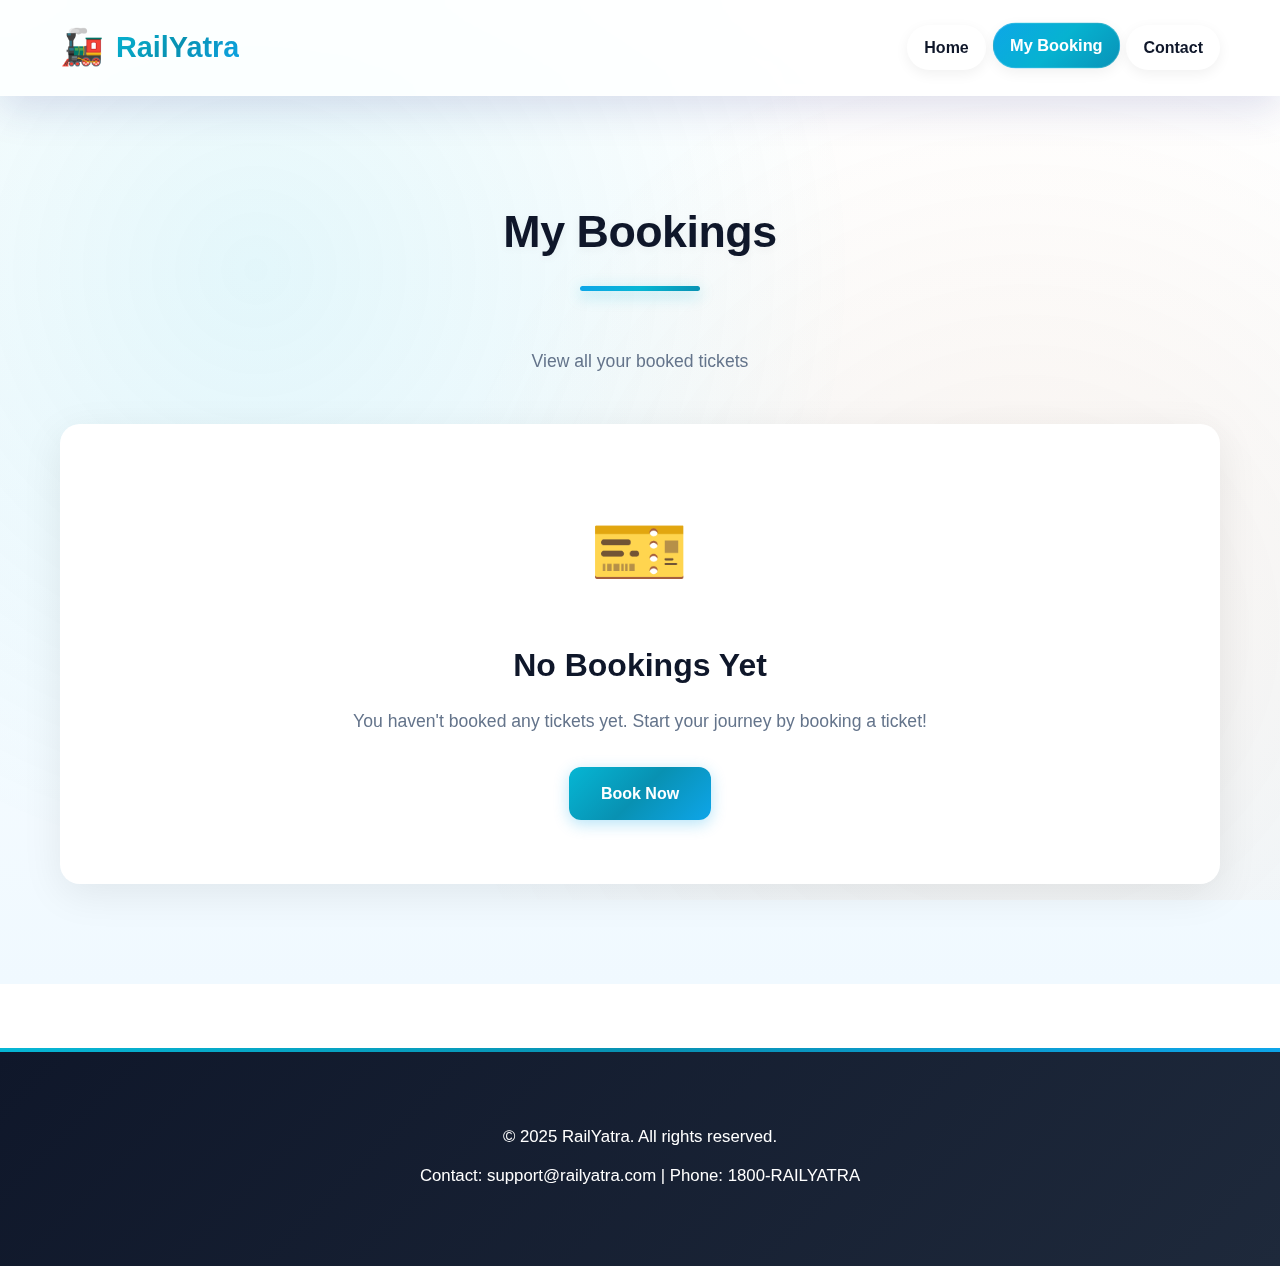
<file: my-bookings.html>
<!DOCTYPE html>
<html lang="en">
<head>
    <meta charset="UTF-8">
    <meta name="viewport" content="width=device-width, initial-scale=1.0">
    <title>My Bookings - RailYatra</title>
    <link rel="stylesheet" href="style.css">
</head>
<body>
    <!-- Navigation Bar -->
    <nav class="navbar">
        <div class="nav-container">
            <div class="logo">
                <span class="train-icon">🚂</span>
                <h1>RailYatra</h1>
            </div>
            <ul class="nav-menu">
                <li><a href="index.html" class="nav-link">Home</a></li>
                <li><a href="my-bookings.html" class="nav-link active">My Booking</a></li>
                <li><a href="index.html#contact" class="nav-link">Contact</a></li>
            </ul>
        </div>
    </nav>

    <!-- My Bookings Section -->
    <section class="my-bookings-section">
        <div class="container">
            <div class="bookings-header">
                <h2 class="section-title">My Bookings</h2>
                <p class="bookings-subtitle">View all your booked tickets</p>
            </div>

            <div id="bookingsContainer" class="bookings-container">
                <!-- Booked tickets will be displayed here -->
            </div>

            <div id="noBookingsMessage" class="no-bookings-message" style="display:none;">
                <div class="no-bookings-icon">🎫</div>
                <h3>No Bookings Yet</h3>
                <p>You haven't booked any tickets yet. Start your journey by booking a ticket!</p>
                <a href="index.html#booking" class="book-now-link">Book Now</a>
            </div>
        </div>
    </section>

    <!-- Footer -->
    <footer class="footer">
        <div class="container">
            <p>&copy; 2025 RailYatra. All rights reserved.</p>
            <p>Contact: support@railyatra.com | Phone: 1800-RAILYATRA</p>
        </div>
    </footer>

    <script src="script.js"></script>
    <script>
        // Display all booked tickets
        function displayBookedTickets() {
            const tickets = getBookedTickets();
            const container = document.getElementById('bookingsContainer');
            const noBookingsMessage = document.getElementById('noBookingsMessage');

            if (tickets.length === 0) {
                container.style.display = 'none';
                noBookingsMessage.style.display = 'block';
                return;
            }

            container.style.display = 'block';
            noBookingsMessage.style.display = 'none';
            container.innerHTML = '';

            // Sort tickets by booking date (newest first)
            tickets.sort((a, b) => new Date(b.bookingDate) - new Date(a.bookingDate));

            tickets.forEach((ticket, index) => {
                const bookingCard = document.createElement('div');
                bookingCard.className = 'booking-card';
                bookingCard.style.animationDelay = (index * 0.1) + 's';
                
                const bookingDate = new Date(ticket.bookingDate);
                const formattedDate = bookingDate.toLocaleDateString('en-US', {
                    year: 'numeric',
                    month: 'long',
                    day: 'numeric',
                    hour: '2-digit',
                    minute: '2-digit'
                });

                bookingCard.innerHTML = `
                    <div class="booking-card-header">
                        <div class="booking-ticket-number">
                            <span class="ticket-label">Ticket No:</span>
                            <span class="ticket-number-value">${ticket.ticketNumber}</span>
                        </div>
                        <div class="booking-date">
                            <span class="date-label">Booked on:</span>
                            <span class="date-value">${formattedDate}</span>
                        </div>
                    </div>

                    <div class="booking-card-body">
                        <div class="booking-route">
                            <div class="route-station">
                                <span class="route-label">FROM</span>
                                <span class="route-name">${ticket.from}</span>
                            </div>
                            <span class="route-arrow">→</span>
                            <div class="route-station">
                                <span class="route-label">TO</span>
                                <span class="route-name">${ticket.to}</span>
                            </div>
                        </div>

                        <div class="booking-details-grid">
                            <div class="booking-detail-item">
                                <span class="detail-label">Train:</span>
                                <span class="detail-value">${ticket.trainName}</span>
                            </div>
                            <div class="booking-detail-item">
                                <span class="detail-label">Train No:</span>
                                <span class="detail-value">${ticket.trainNo}</span>
                            </div>
                            <div class="booking-detail-item">
                                <span class="detail-label">Passenger:</span>
                                <span class="detail-value">${ticket.passengerName}</span>
                            </div>
                            <div class="booking-detail-item">
                                <span class="detail-label">Age:</span>
                                <span class="detail-value">${ticket.age} years</span>
                            </div>
                            <div class="booking-detail-item">
                                <span class="detail-label">Class:</span>
                                <span class="detail-value">${ticket.classType}</span>
                            </div>
                            <div class="booking-detail-item">
                                <span class="detail-label">Seats:</span>
                                <span class="detail-value">${ticket.numSeats}</span>
                            </div>
                            <div class="booking-detail-item">
                                <span class="detail-label">Payment:</span>
                                <span class="detail-value">${ticket.paymentMethod}</span>
                            </div>
                            <div class="booking-detail-item">
                                <span class="detail-label">Amount:</span>
                                <span class="detail-value price-value">₹${ticket.price}</span>
                            </div>
                        </div>
                    </div>

                    <div class="booking-card-footer">
                        <button class="view-ticket-btn" onclick="viewTicketDetails('${ticket.ticketNumber}')">View Details</button>
                        <button class="download-ticket-btn" onclick="downloadTicketFromBooking('${ticket.ticketNumber}')">Download</button>
                        <button class="cancel-ticket-btn" onclick="cancelBooking('${ticket.ticketNumber}')">Cancel</button>
                    </div>
                `;
                container.appendChild(bookingCard);
            });
        }

        // View ticket details
        function viewTicketDetails(ticketNumber) {
            const tickets = getBookedTickets();
            const ticket = tickets.find(t => t.ticketNumber === ticketNumber);
            
            if (ticket) {
                // Store ticket in sessionStorage and redirect to view page
                sessionStorage.setItem('viewTicket', JSON.stringify(ticket));
                window.location.href = 'view-ticket.html';
            }
        }

        // Download ticket
        function downloadTicketFromBooking(ticketNumber) {
            const tickets = getBookedTickets();
            const ticket = tickets.find(t => t.ticketNumber === ticketNumber);
            
            if (ticket) {
                const ticketContent = `
═══════════════════════════════════════════════════════════════
                    RAILWAY BOOKING TICKET
═══════════════════════════════════════════════════════════════

${ticket.ticketNumber}

───────────────────────────────────────────────────────────────
PASSENGER DETAILS
───────────────────────────────────────────────────────────────
Name:       ${ticket.passengerName}
Age:        ${ticket.age} years
Gender:     ${ticket.gender}
Email:      ${ticket.email}
Phone:      ${ticket.phone}

───────────────────────────────────────────────────────────────
JOURNEY DETAILS
───────────────────────────────────────────────────────────────
From:           ${ticket.from}
To:             ${ticket.to}
Train:          ${ticket.trainName}
Train Number:   ${ticket.trainNo}
Class:          ${ticket.classType}
Seats:          ${ticket.numSeats}

───────────────────────────────────────────────────────────────
FARE DETAILS
───────────────────────────────────────────────────────────────
Ticket Price:   ₹${ticket.price}
Payment Method: ${ticket.paymentMethod}

───────────────────────────────────────────────────────────────
Thank you for booking with us!
Please carry this confirmation during your journey.
═══════════════════════════════════════════════════════════════
                `;

                const element = document.createElement('a');
                element.setAttribute('href', 'data:text/plain;charset=utf-8,' + encodeURIComponent(ticketContent));
                element.setAttribute('download', `railway-ticket-${ticketNumber}.txt`);
                element.style.display = 'none';
                document.body.appendChild(element);
                element.click();
                document.body.removeChild(element);
            }
        }

        // Initialize page
        document.addEventListener('DOMContentLoaded', function() {
            displayBookedTickets();
        });
    </script>
</body>
</html>
</file>
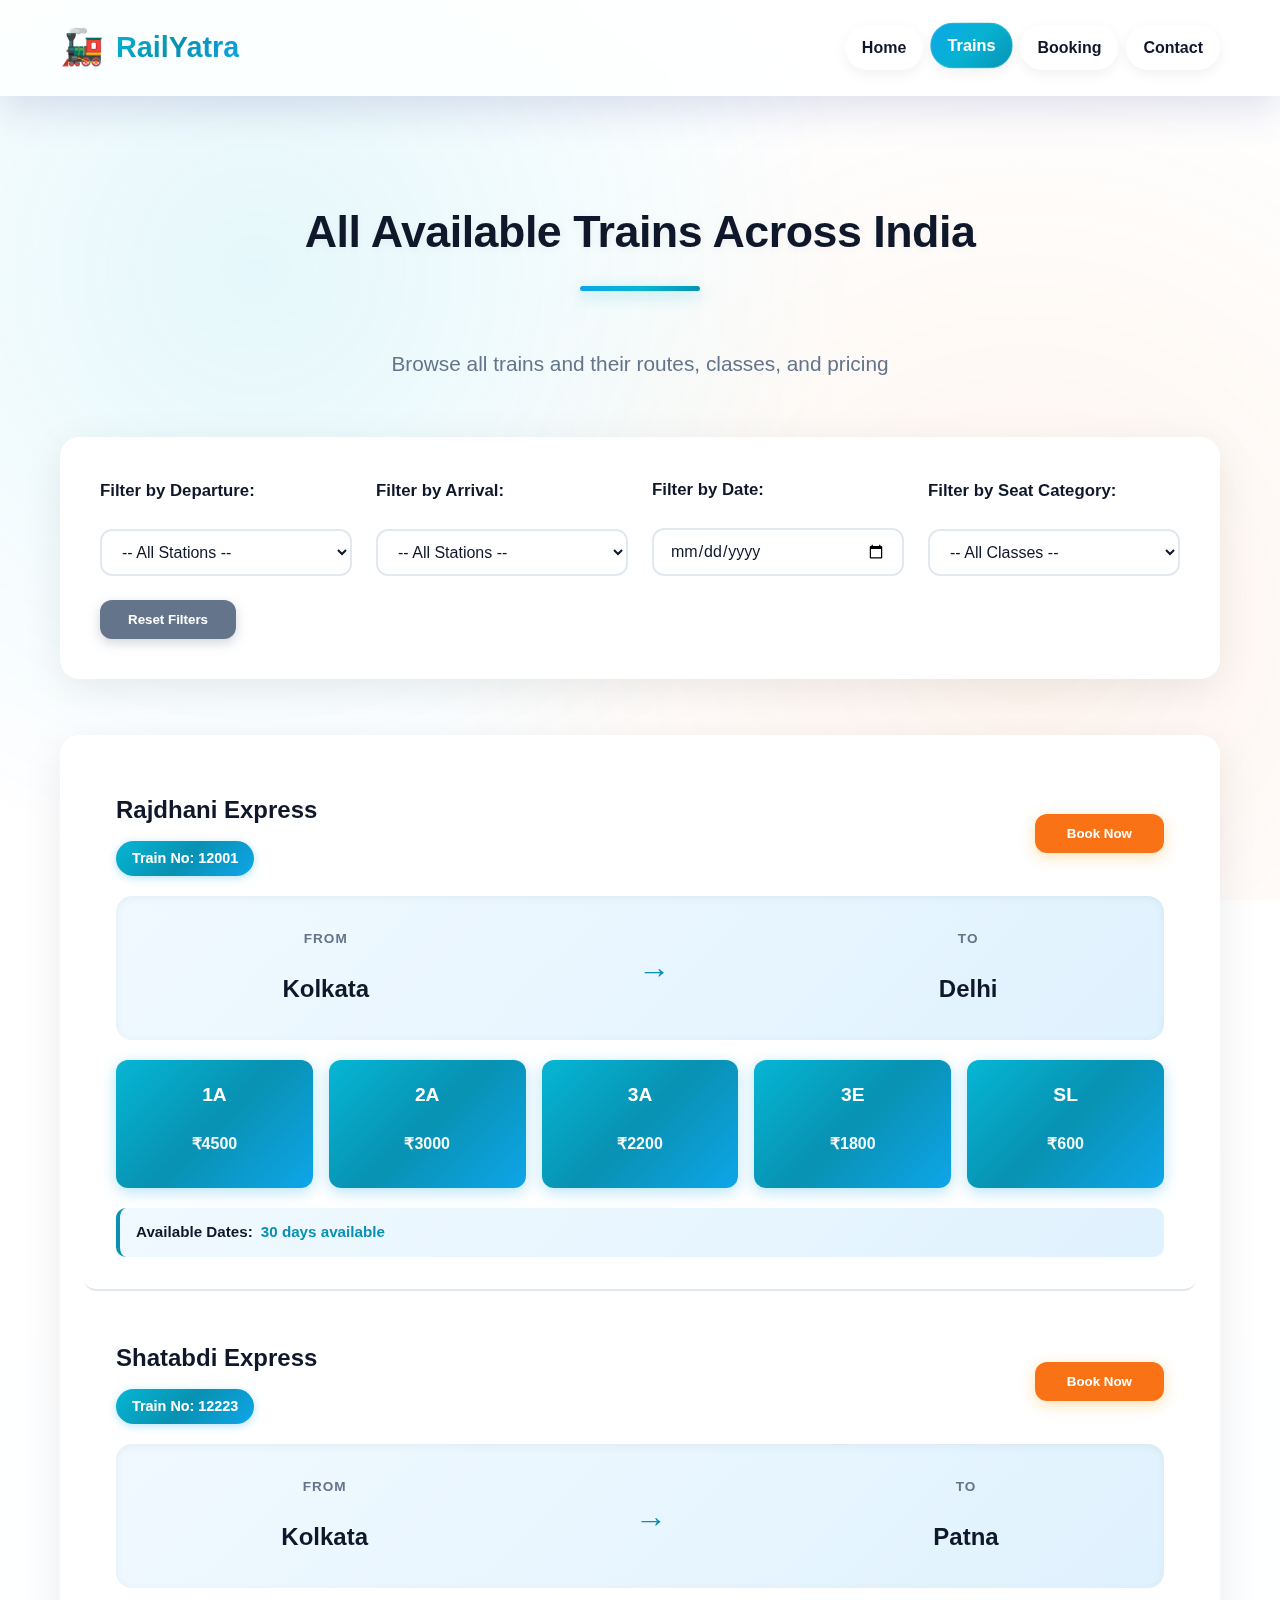
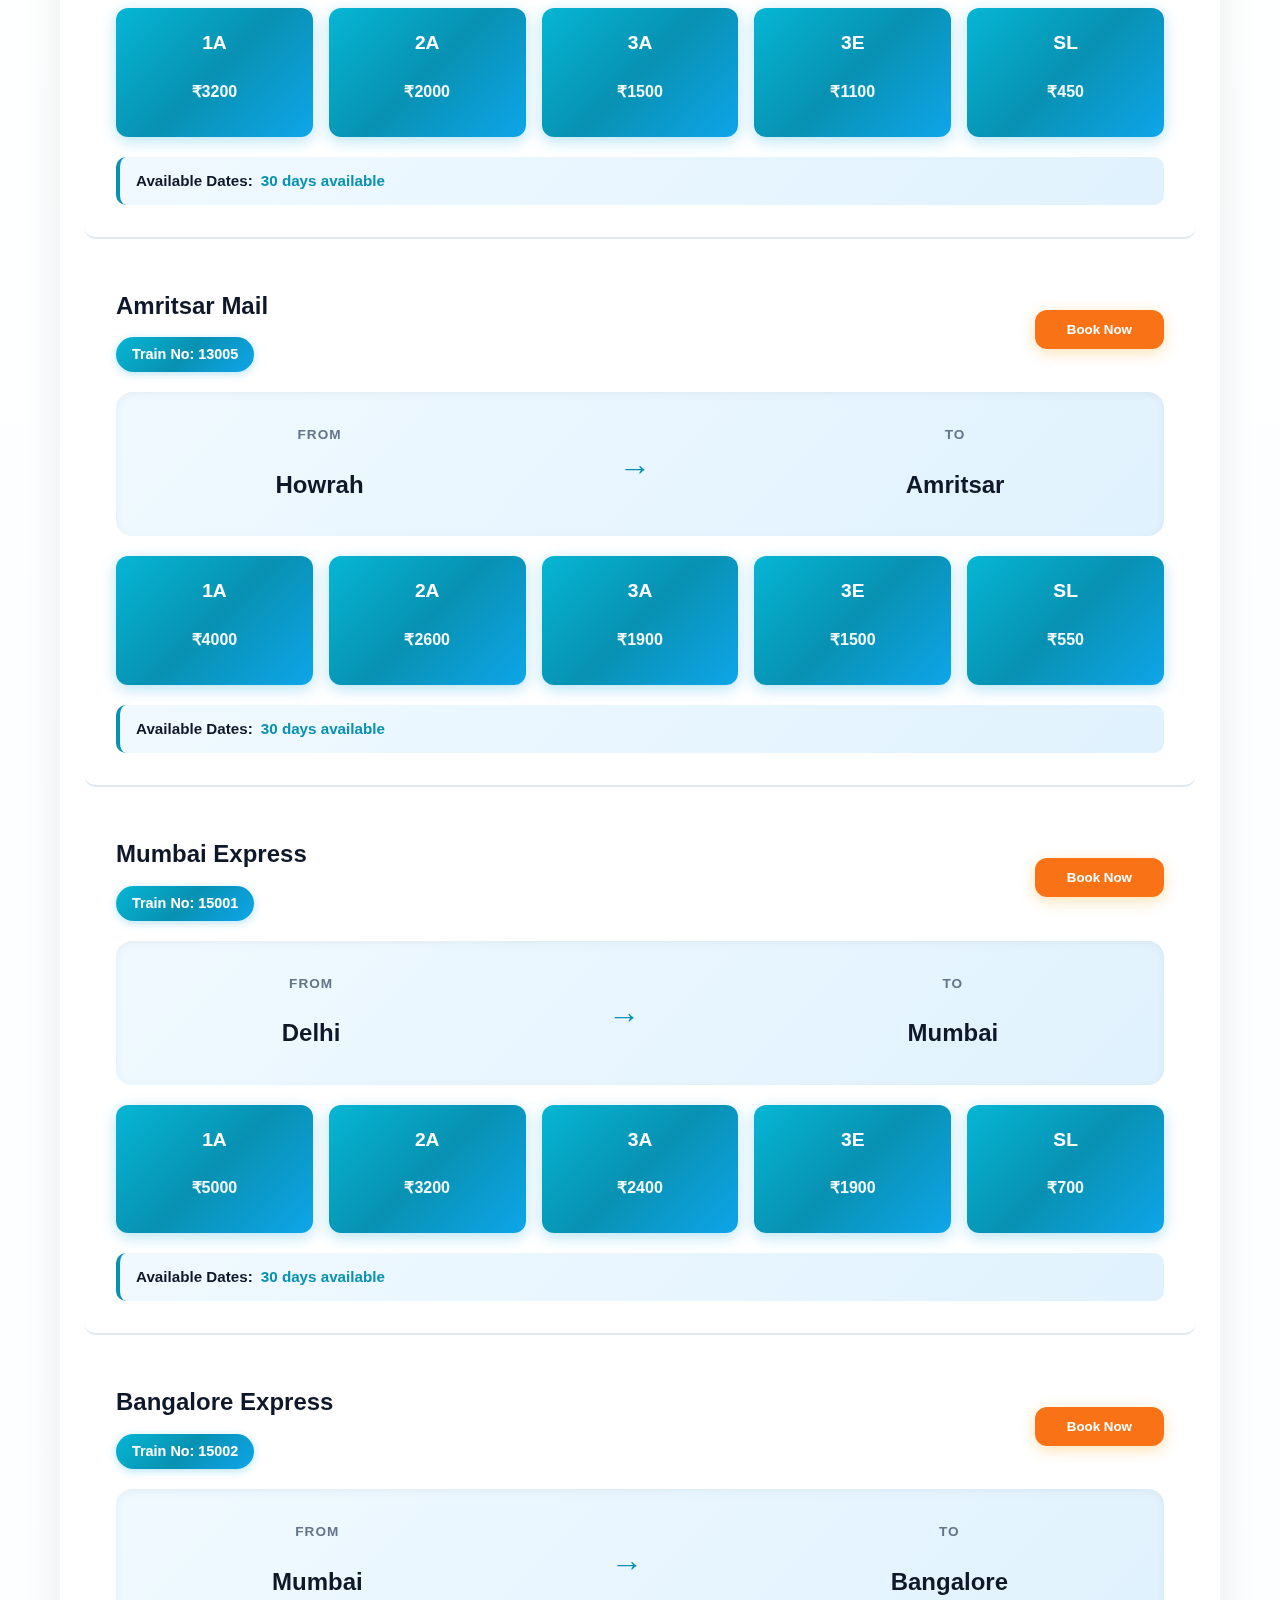
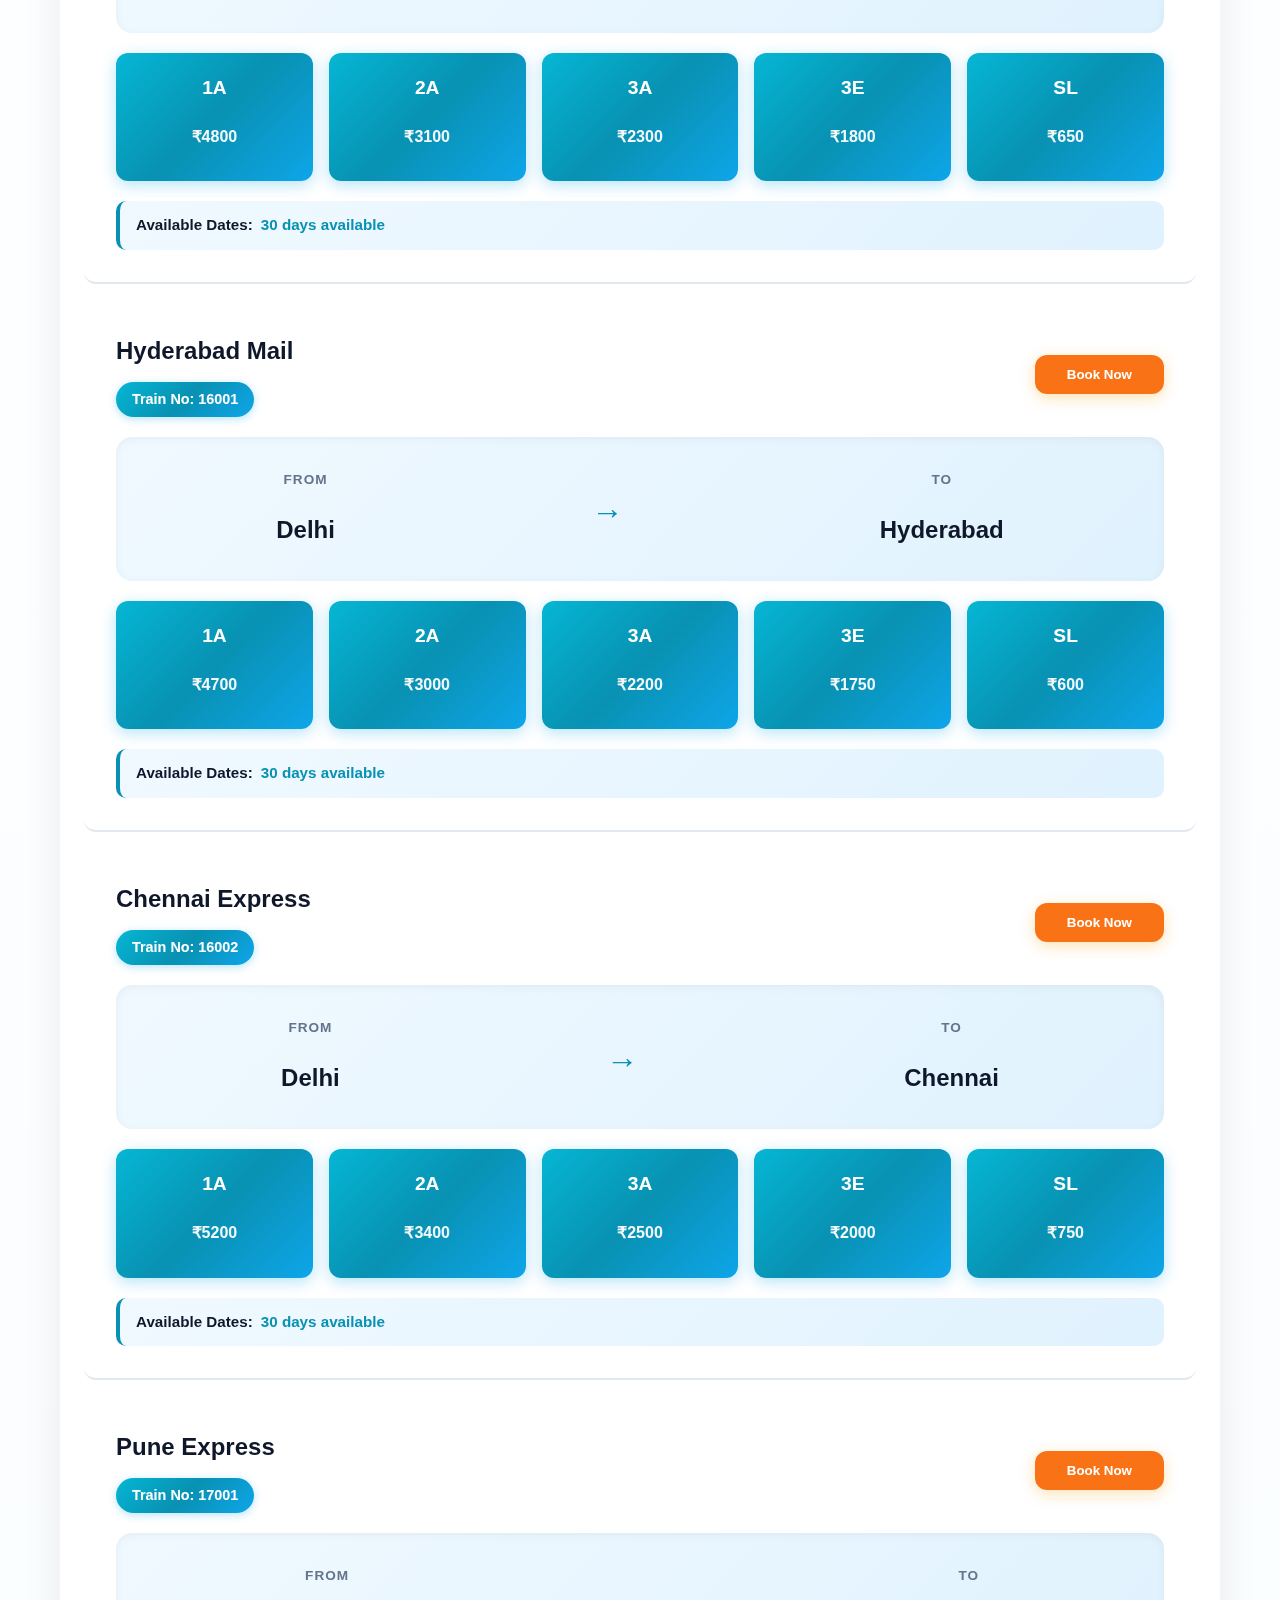
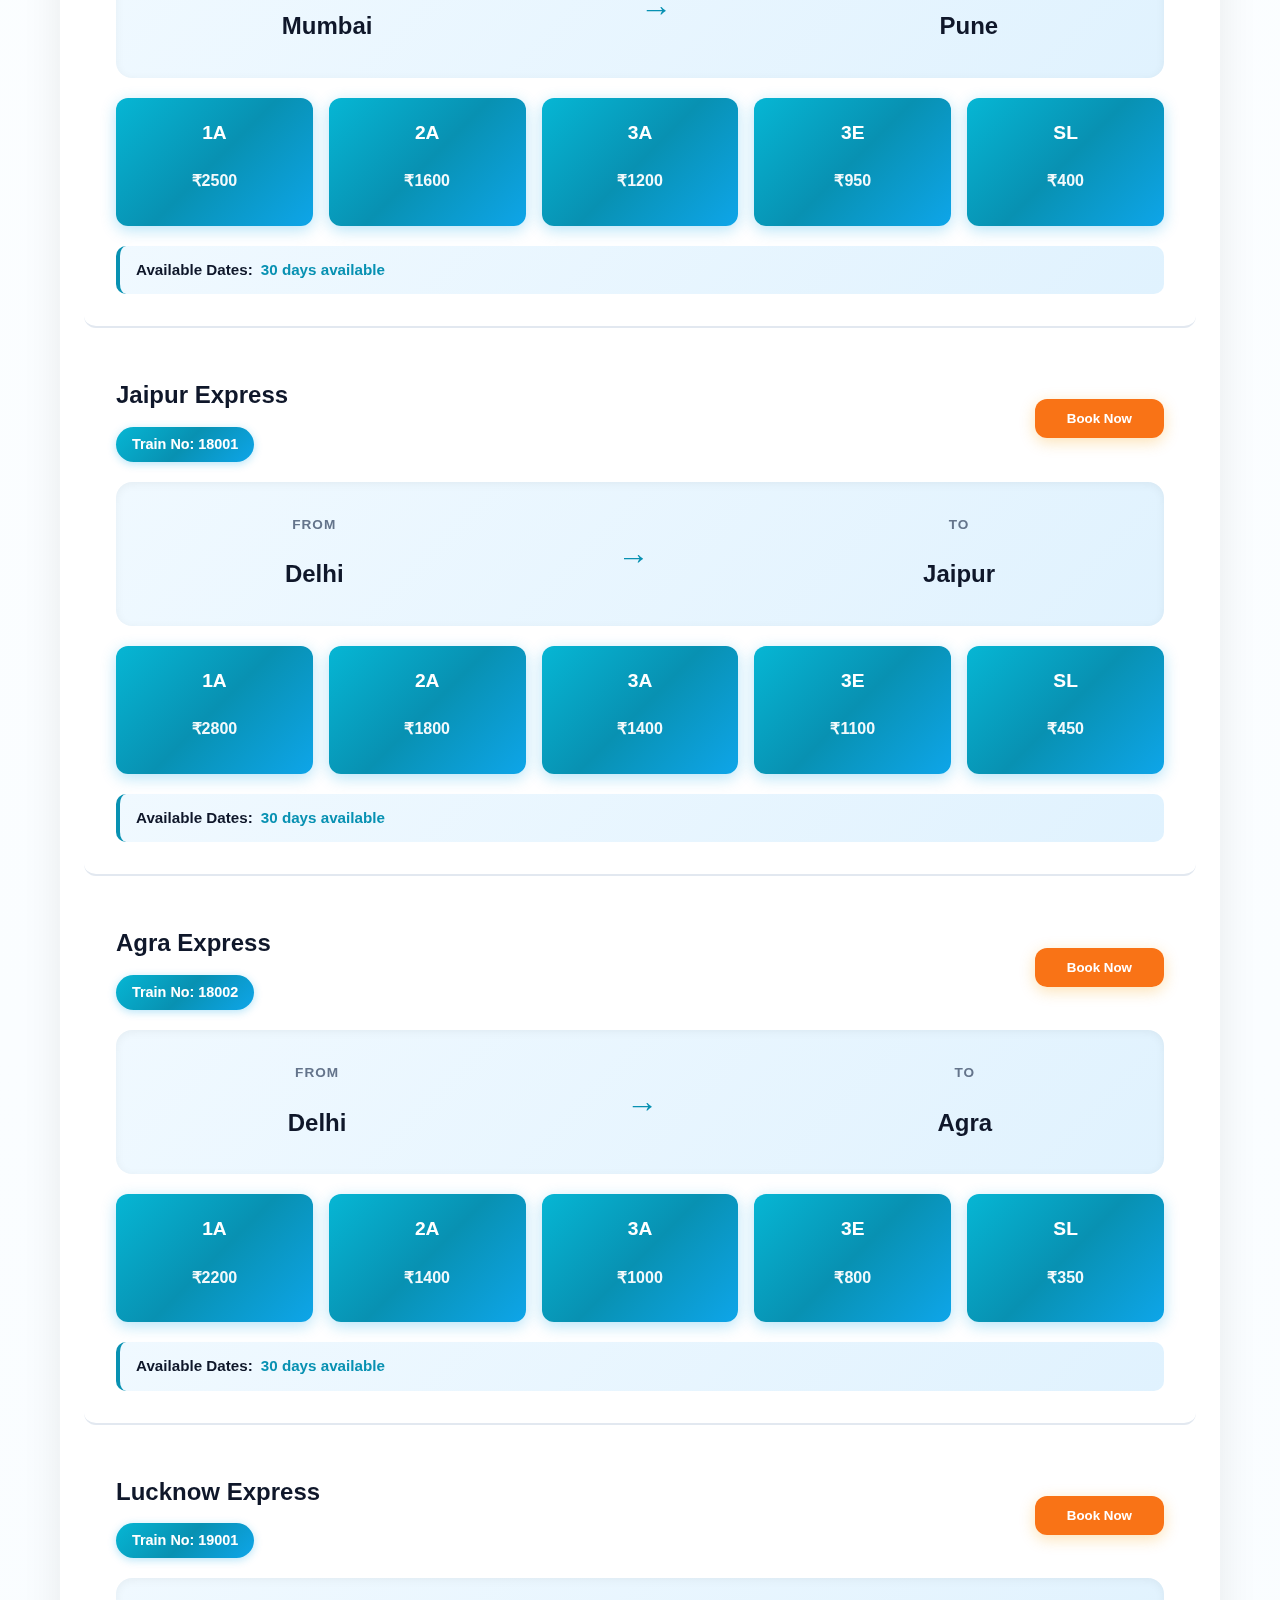
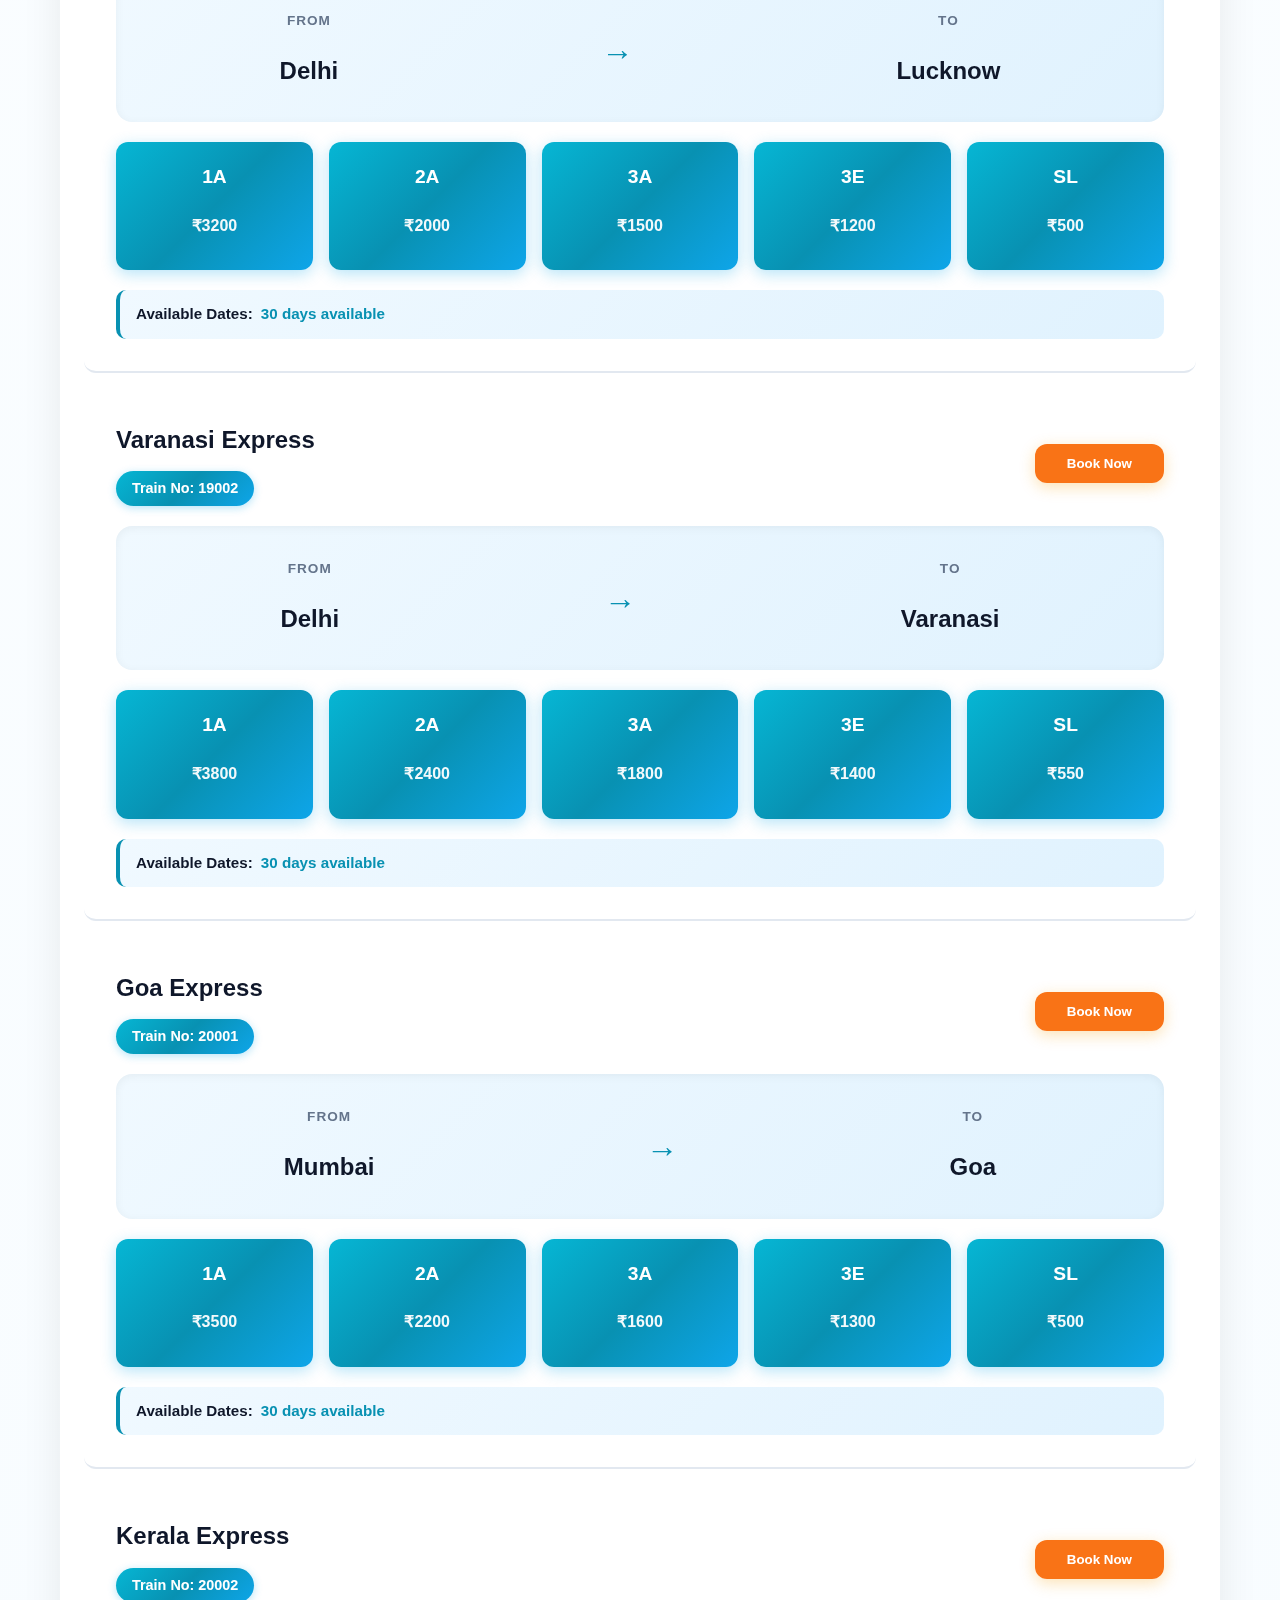
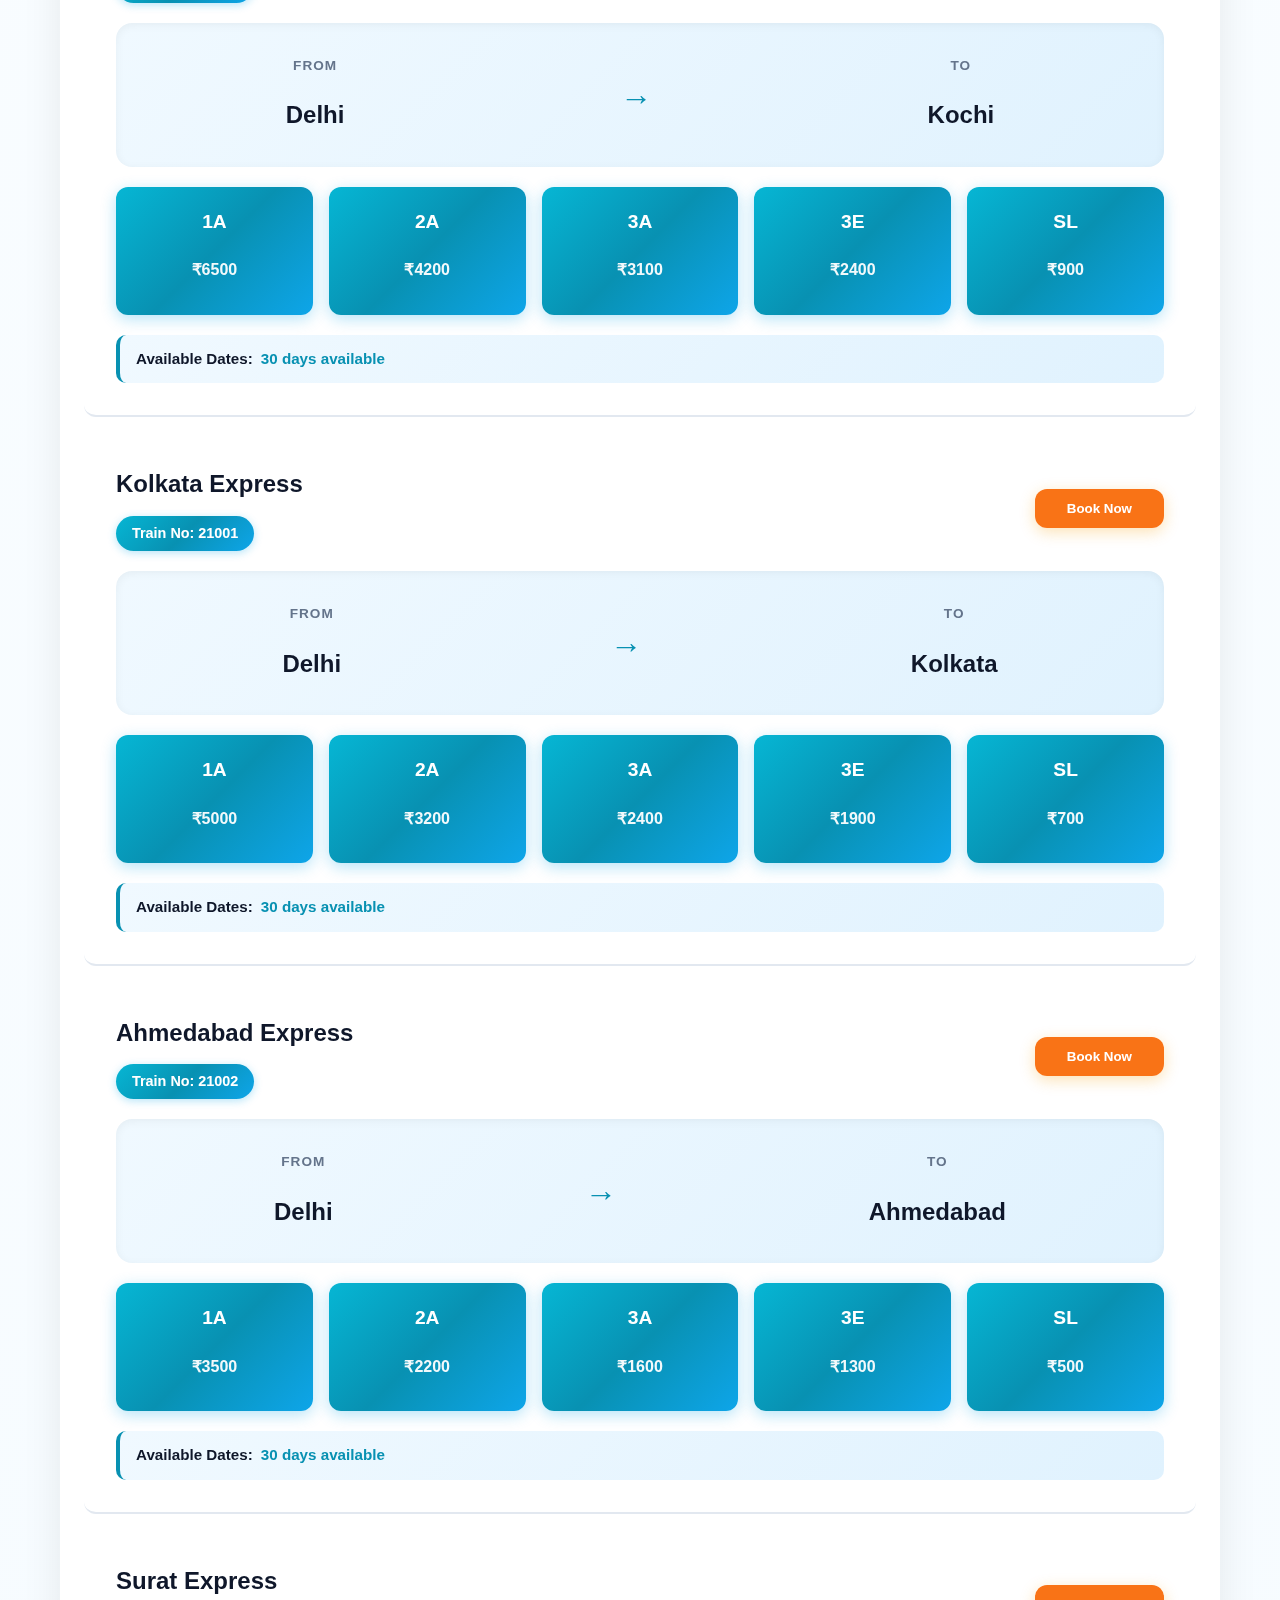
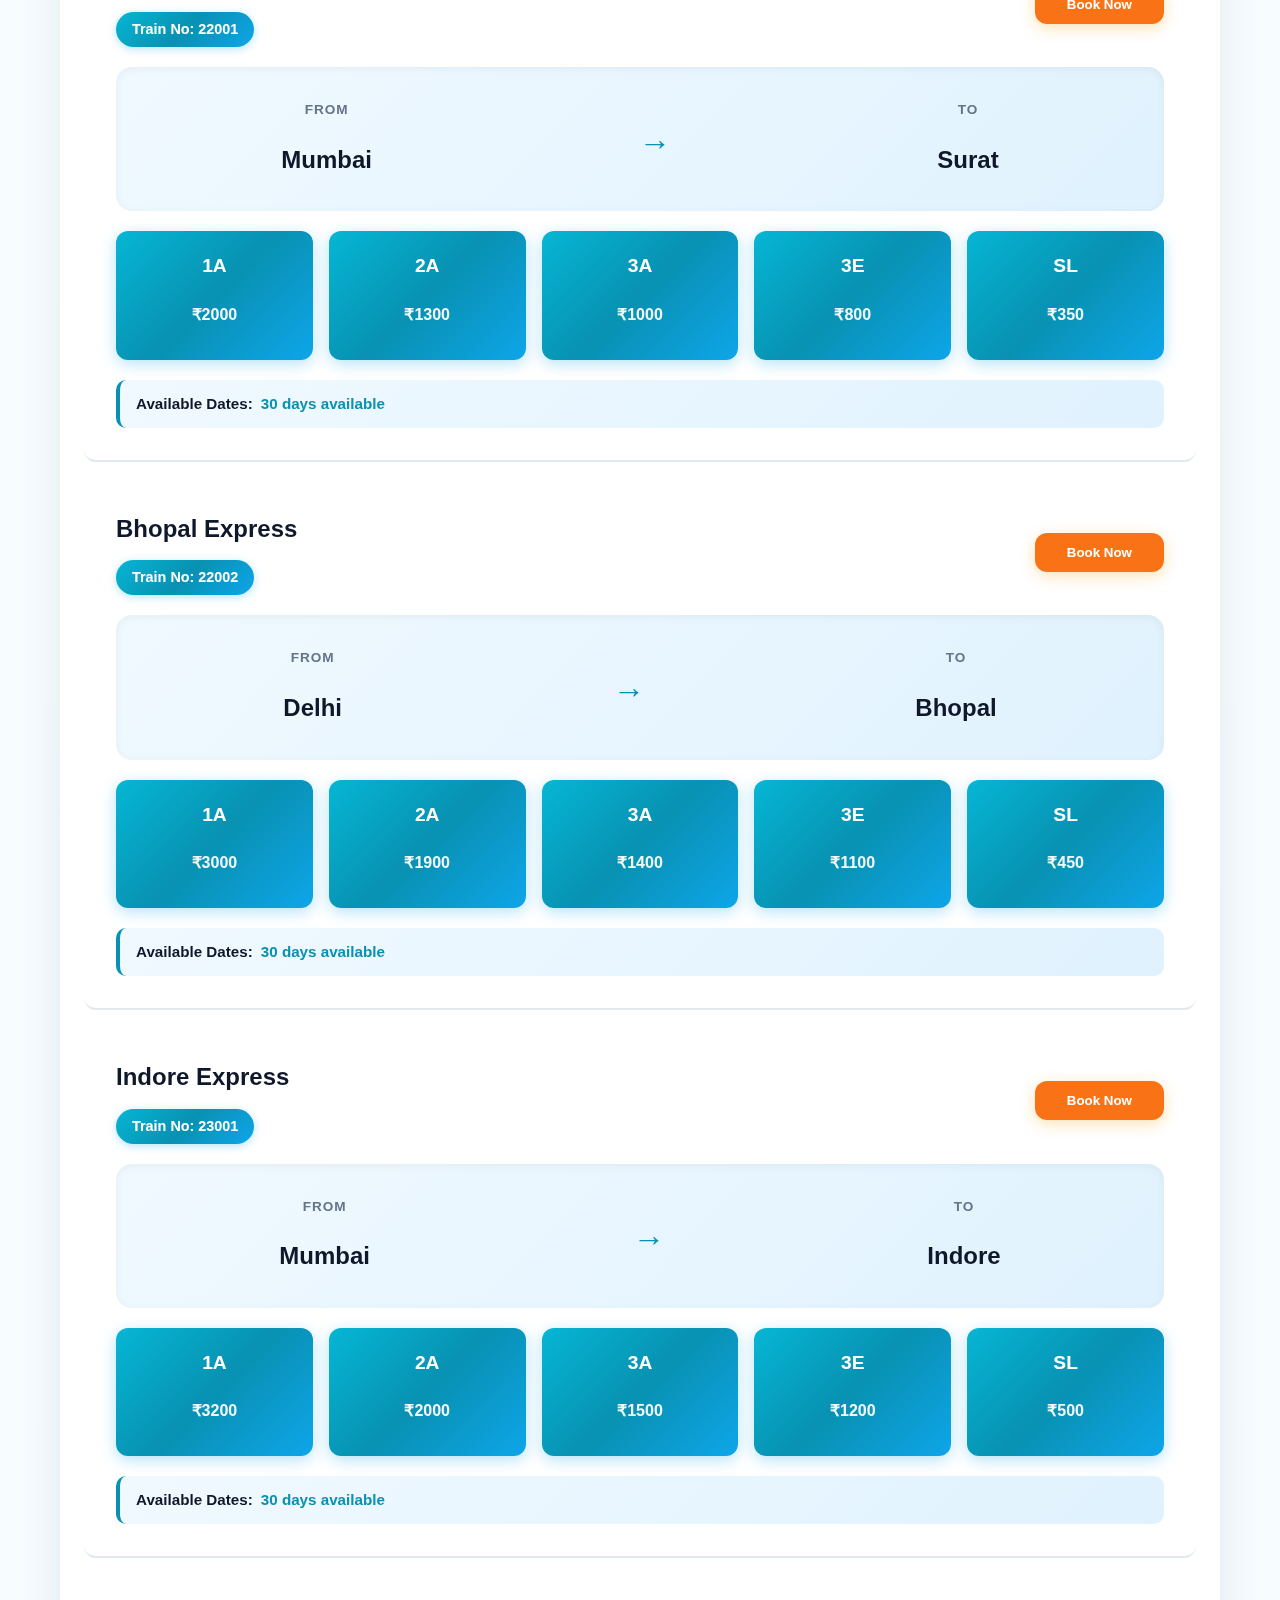
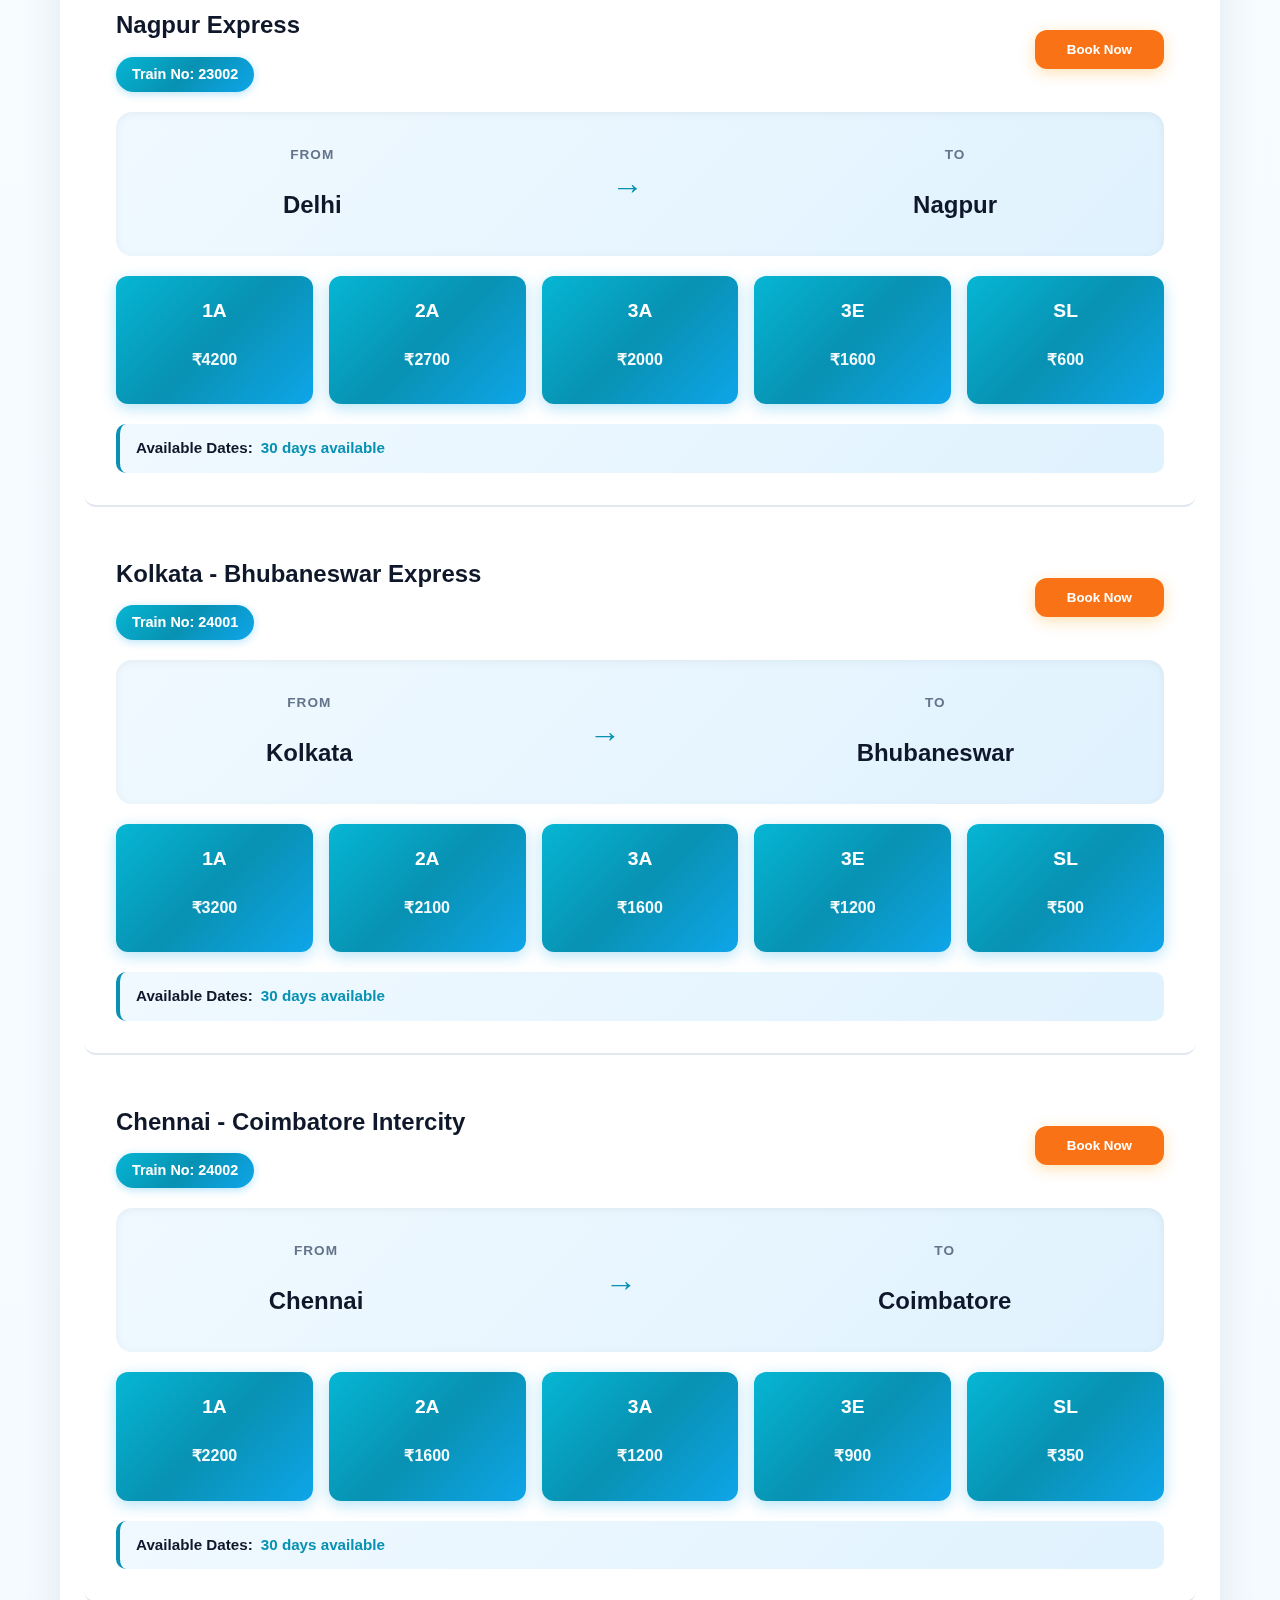
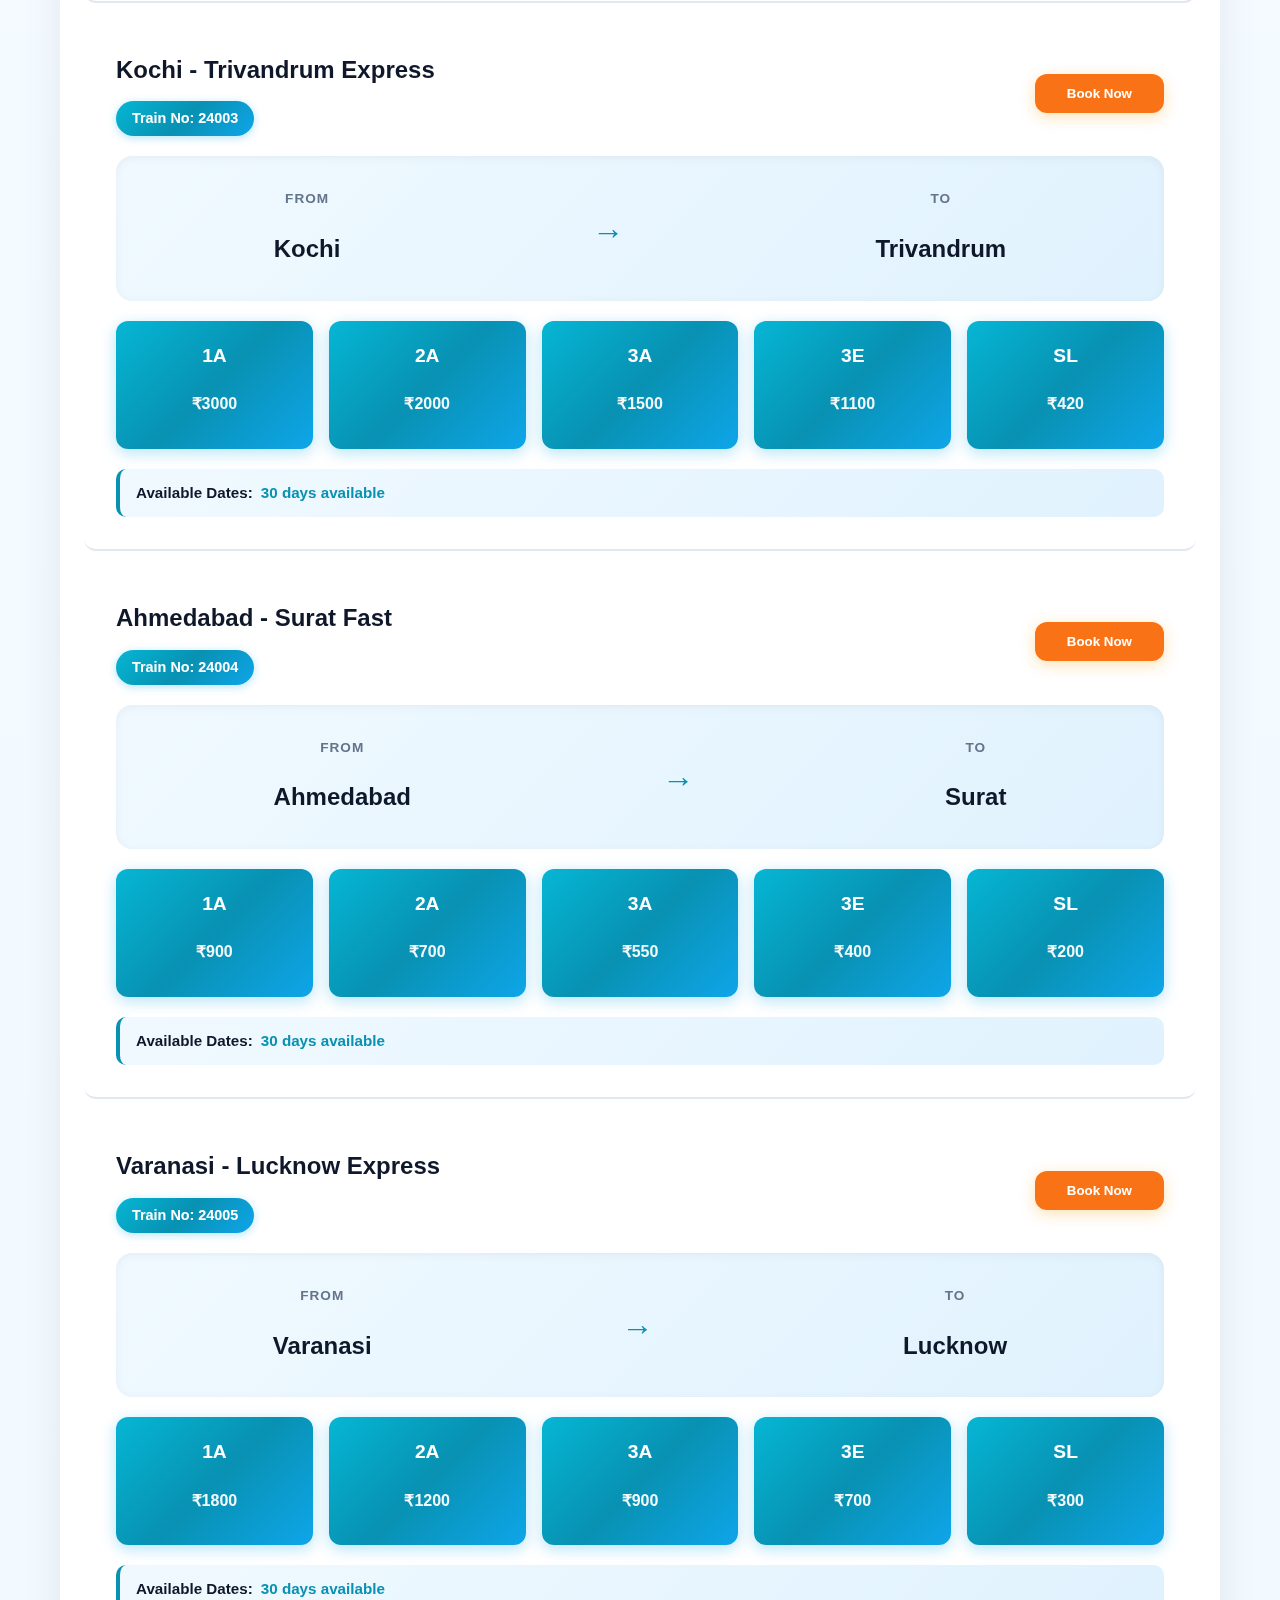
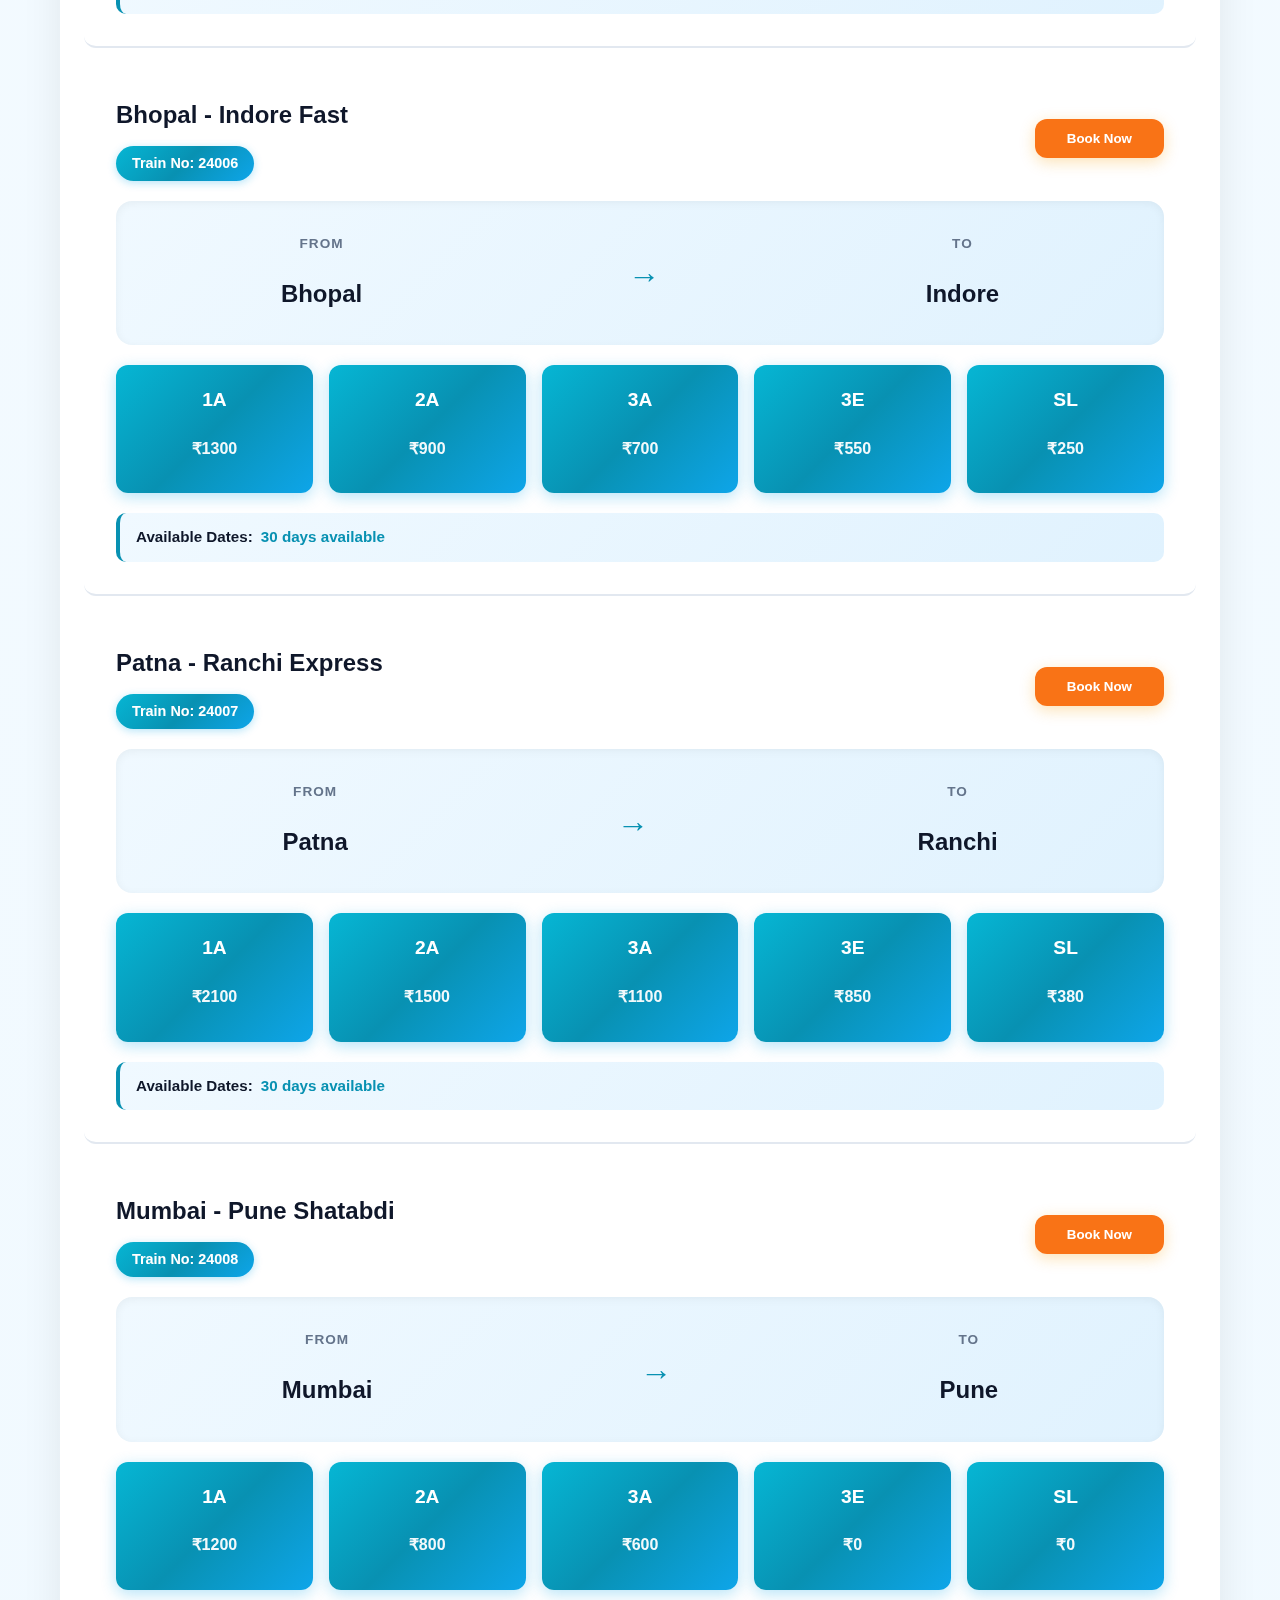
<file: trains.html>
<!DOCTYPE html>
<html lang="en">
<head>
    <meta charset="UTF-8">
    <meta name="viewport" content="width=device-width, initial-scale=1.0">
    <title>All Trains - RailYatra</title>
    <link rel="stylesheet" href="style.css">
</head>
<body>
    <!-- Navigation Bar -->
    <nav class="navbar">
        <div class="nav-container">
            <div class="logo">
                <span class="train-icon">🚂</span>
                <h1>RailYatra</h1>
            </div>
            <ul class="nav-menu">
                <li><a href="index.html" class="nav-link">Home</a></li>
                <li><a href="trains.html" class="nav-link active">Trains</a></li>
                <li><a href="index.html#booking" class="nav-link">Booking</a></li>
                <li><a href="index.html#contact" class="nav-link">Contact</a></li>
            </ul>
        </div>
    </nav>

    <!-- Trains List Section -->
    <section class="trains-page-section">
        <div class="container">
            <div class="trains-page-header">
                <h2 class="section-title">All Available Trains Across India</h2>
                <p class="trains-page-subtitle">Browse all trains and their routes, classes, and pricing</p>
            </div>

            <!-- Filter Section -->
            <div class="trains-filter-section">
                <div class="filter-group">
                    <label for="filterFrom">Filter by Departure:</label>
                    <select id="filterFrom" class="filter-select" onchange="filterTrains()">
                        <option value="">-- All Stations --</option>
                    </select>
                </div>
                <div class="filter-group">
                    <label for="filterTo">Filter by Arrival:</label>
                    <select id="filterTo" class="filter-select" onchange="filterTrains()">
                        <option value="">-- All Stations --</option>
                    </select>
                </div>
                <div class="filter-group">
                    <label for="filterDate">Filter by Date:</label>
                    <input type="date" id="filterDate" class="filter-select" onchange="filterTrains()" min="">
                </div>
                <div class="filter-group">
                    <label for="filterClass">Filter by Seat Category:</label>
                    <select id="filterClass" class="filter-select" onchange="filterTrains()">
                        <option value="">-- All Classes --</option>
                        <option value="1A">1A (First Class)</option>
                        <option value="2A">2A (Second Class)</option>
                        <option value="3A">3A (Third Class)</option>
                        <option value="3E">3E (Economy)</option>
                        <option value="SL">SL (Sleeper)</option>
                    </select>
                </div>
                <button class="reset-filter-btn" onclick="resetFilters()">Reset Filters</button>
            </div>

            <!-- Trains List -->
            <div class="trains-list-container">
                <div class="trains-list" id="trainsListContainer">
                    <!-- Trains will be populated here -->
                </div>
            </div>
        </div>
    </section>

    <!-- Back to Home Button -->
    <section class="back-section">
        <div class="container">
            <a href="index.html" class="back-home-btn">← Back to Home</a>
        </div>
    </section>

    <!-- Footer -->
    <footer class="footer">
        <div class="container">
            <p>&copy; 2025 RailYatra. All rights reserved.</p>
            <p>Contact: support@railyatra.com | Phone: 1800-RAILYATRA</p>
        </div>
    </footer>

    <script src="script.js"></script>
    <script>
        // Generate available dates for trains (next 30 days)
        function generateAvailableDates() {
            const dates = [];
            const today = new Date();
            for (let i = 0; i < 30; i++) {
                const date = new Date(today);
                date.setDate(today.getDate() + i);
                dates.push(date.toISOString().split('T')[0]);
            }
            return dates;
        }

        // Add available dates to trains if not already present
        function initializeTrainDates() {
            trains.forEach(train => {
                if (!train.availableDates) {
                    train.availableDates = generateAvailableDates();
                }
            });
        }

        // Initialize trains page
        document.addEventListener('DOMContentLoaded', function () {
            initializeTrainDates();
            setMinDate();
            displayAllTrainsOnPage();
            populateFilterDropdowns();
        });

        // Set minimum date to today
        function setMinDate() {
            const today = new Date().toISOString().split('T')[0];
            const dateInput = document.getElementById('filterDate');
            if (dateInput) {
                dateInput.min = today;
            }
        }

        function displayAllTrainsOnPage() {
            const container = document.getElementById('trainsListContainer');
            container.innerHTML = '';

            trains.forEach((train, index) => {
                const trainCard = document.createElement('div');
                trainCard.className = 'train-list-item';
                trainCard.innerHTML = `
                    <div class="train-list-header">
                        <div>
                            <h3>${train.name}</h3>
                            <span class="train-number-badge">Train No: ${train.train_no}</span>
                        </div>
                        <button class="book-now-btn" onclick="bookFromPage('${train.from}', '${train.to}')">Book Now</button>
                    </div>
                    
                    <div class="train-list-route">
                        <div class="route-station">
                            <span class="route-label">FROM</span>
                            <span class="route-name">${train.from}</span>
                        </div>
                        <span class="route-arrow">→</span>
                        <div class="route-station">
                            <span class="route-label">TO</span>
                            <span class="route-name">${train.to}</span>
                        </div>
                    </div>

                    <div class="train-classes-grid">
                        ${Object.entries(train.classes).map(([cls, price]) => `
                            <div class="class-card">
                                <span class="class-code">${cls}</span>
                                <span class="class-price">₹${price}</span>
                            </div>
                        `).join('')}
                    </div>
                    ${train.availableDates ? `
                    <div class="train-dates-info">
                        <span class="dates-label">Available Dates:</span>
                        <span class="dates-value">${train.availableDates.length} days available</span>
                    </div>
                    ` : ''}
                `;
                container.appendChild(trainCard);
            });
        }

        function populateFilterDropdowns() {
            const stations = getUniqueStations();
            
            ['filterFrom', 'filterTo'].forEach(elementId => {
                const select = document.getElementById(elementId);
                const defaultOption = select.querySelector('option[value=""]');
                select.innerHTML = '';
                select.appendChild(defaultOption);
                
                stations.forEach(station => {
                    const option = document.createElement('option');
                    option.value = station;
                    option.textContent = station;
                    select.appendChild(option);
                });
            });
        }

        function filterTrains() {
            const fromFilter = document.getElementById('filterFrom').value;
            const toFilter = document.getElementById('filterTo').value;
            const dateFilter = document.getElementById('filterDate').value;
            const classFilter = document.getElementById('filterClass').value;
            
            const filtered = trains.filter(train => {
                const matchFrom = !fromFilter || train.from === fromFilter;
                const matchTo = !toFilter || train.to === toFilter;
                
                // Filter by date - check if train is available on selected date
                const matchDate = !dateFilter || (train.availableDates && train.availableDates.includes(dateFilter));
                
                // Filter by seat category - check if train has the selected class
                const matchClass = !classFilter || (train.classes && train.classes.hasOwnProperty(classFilter));
                
                return matchFrom && matchTo && matchDate && matchClass;
            });

            const container = document.getElementById('trainsListContainer');
            container.innerHTML = '';

            if (filtered.length === 0) {
                container.innerHTML = '<div class="no-trains-message">No trains found for the selected filters.</div>';
                return;
            }

            filtered.forEach(train => {
                const trainCard = document.createElement('div');
                trainCard.className = 'train-list-item';
                trainCard.innerHTML = `
                    <div class="train-list-header">
                        <div>
                            <h3>${train.name}</h3>
                            <span class="train-number-badge">Train No: ${train.train_no}</span>
                        </div>
                        <button class="book-now-btn" onclick="bookFromPage('${train.from}', '${train.to}')">Book Now</button>
                    </div>
                    
                    <div class="train-list-route">
                        <div class="route-station">
                            <span class="route-label">FROM</span>
                            <span class="route-name">${train.from}</span>
                        </div>
                        <span class="route-arrow">→</span>
                        <div class="route-station">
                            <span class="route-label">TO</span>
                            <span class="route-name">${train.to}</span>
                        </div>
                    </div>

                    <div class="train-classes-grid">
                        ${Object.entries(train.classes).map(([cls, price]) => `
                            <div class="class-card">
                                <span class="class-code">${cls}</span>
                                <span class="class-price">₹${price}</span>
                            </div>
                        `).join('')}
                    </div>
                    ${train.availableDates ? `
                    <div class="train-dates-info">
                        <span class="dates-label">Available Dates:</span>
                        <span class="dates-value">${train.availableDates.length} days available</span>
                    </div>
                    ` : ''}
                `;
                container.appendChild(trainCard);
            });
        }

        function resetFilters() {
            document.getElementById('filterFrom').value = '';
            document.getElementById('filterTo').value = '';
            document.getElementById('filterDate').value = '';
            document.getElementById('filterClass').value = '';
            displayAllTrainsOnPage();
        }

        function bookFromPage(from, to) {
            // Store the train route in sessionStorage and redirect to home page
            sessionStorage.setItem('bookingFrom', from);
            sessionStorage.setItem('bookingTo', to);
            window.location.href = `index.html#booking`;
        }
    </script>
</body>
</html>
</file>
<file: style.css>
/* ========================
   GENERAL STYLES
   ======================== */

* {
    margin: 0;
    padding: 0;
    box-sizing: border-box;
}

:root {
    --primary-color: #0f172a;
    --secondary-color: #0891b2;
    --accent-color: #f97316;
    --success-color: #10b981;
    --text-dark: #0f172a;
    --text-light: #64748b;
    --bg-light: #f0f9ff;
    --bg-gradient: linear-gradient(135deg, #06b6d4 0%, #0891b2 50%, #0ea5e9 100%);
    --travel-gradient: linear-gradient(135deg, #0ea5e9 0%, #06b6d4 50%, #0891b2 100%);
    --warm-gradient: linear-gradient(135deg, #f97316 0%, #fb923c 50%, #fdba74 100%);
    --border-color: #e2e8f0;
    --shadow: 0 4px 6px rgba(0, 0, 0, 0.07);
    --shadow-lg: 0 20px 40px rgba(0, 0, 0, 0.1);
    --shadow-hover: 0 12px 24px rgba(0, 0, 0, 0.15);
    --shadow-glass: 0 8px 32px rgba(31, 38, 135, 0.15);
    --transition: all 0.3s cubic-bezier(0.4, 0, 0.2, 1);
    --transition-smooth: all 0.4s cubic-bezier(0.25, 0.46, 0.45, 0.94);
    --glass-bg: rgba(255, 255, 255, 0.25);
    --glass-border: rgba(255, 255, 255, 0.18);
}

body {
    font-family: -apple-system, BlinkMacSystemFont, 'Segoe UI', 'Inter', 'Roboto', 'Helvetica Neue', Arial, sans-serif;
    line-height: 1.6;
    color: var(--text-dark);
    background: linear-gradient(180deg, #ffffff 0%, #f0f9ff 50%, #e0f2fe 100%);
    background-attachment: fixed;
    overflow-x: hidden;
    position: relative;
}

body::before {
    content: '';
    position: fixed;
    top: 0;
    left: 0;
    right: 0;
    bottom: 0;
    background: 
        radial-gradient(circle at 20% 30%, rgba(6, 182, 212, 0.1) 0%, transparent 50%),
        radial-gradient(circle at 80% 70%, rgba(249, 115, 22, 0.08) 0%, transparent 50%);
    pointer-events: none;
    z-index: 0;
}

.container {
    max-width: 1200px;
    margin: 0 auto;
    padding: 0 20px;
    position: relative;
    z-index: 1;
}

/* ========================
   NAVIGATION
   ======================== */

.navbar {
    background: rgba(255, 255, 255, 0.7);
    backdrop-filter: blur(20px) saturate(180%);
    -webkit-backdrop-filter: blur(20px) saturate(180%);
    color: var(--text-dark);
    padding: 1.2rem 0;
    position: sticky;
    top: 0;
    z-index: 1000;
    box-shadow: 0 8px 32px rgba(31, 38, 135, 0.1);
    border-bottom: 1px solid rgba(255, 255, 255, 0.3);
    transition: var(--transition-smooth);
}

.navbar:hover {
    background: rgba(255, 255, 255, 0.85);
    box-shadow: 0 12px 40px rgba(31, 38, 135, 0.15);
}

.nav-container {
    max-width: 1200px;
    margin: 0 auto;
    padding: 0 20px;
    display: flex;
    justify-content: space-between;
    align-items: center;
}

.logo {
    display: flex;
    align-items: center;
    gap: 12px;
    transition: var(--transition);
    cursor: pointer;
}

.logo:hover {
    transform: translateY(-2px);
}

.train-icon {
    font-size: 2.2rem;
    animation: pulse 2s ease-in-out infinite;
}

@keyframes pulse {
    0%, 100% { transform: scale(1); }
    50% { transform: scale(1.05); }
}

.logo h1 {
    font-size: 1.8rem;
    font-weight: 700;
    background: var(--bg-gradient);
    -webkit-background-clip: text;
    -webkit-text-fill-color: transparent;
    background-clip: text;
}

.nav-menu {
    display: flex;
    list-style: none;
    gap: 0.5rem;
}

.nav-link {
    color: var(--text-dark);
    text-decoration: none;
    font-weight: 600;
    transition: var(--transition);
    padding: 0.55rem 1rem;
    border-radius: 999px;
    position: relative;
    overflow: hidden;
    background: rgba(255,255,255,0.06);
    border: 1px solid rgba(255,255,255,0.12);
    color: var(--text-dark);
    display: inline-flex;
    align-items: center;
    gap: 8px;
    box-shadow: 0 4px 14px rgba(2,6,23,0.06);
}

.nav-link::before {
    content: '';
    position: absolute;
    top: 0;
    left: 0;
    width: 100%;
    height: 100%;
    background: var(--bg-gradient);
    opacity: 0;
    transition: var(--transition);
    z-index: -1;
}

.nav-link:hover::before,
.nav-link.active::before {
    opacity: 0.1;
}

.nav-link:hover,
.nav-link.active {
    color: white;
    transform: translateY(-2px) scale(1.02);
    background: var(--travel-gradient);
    border-color: rgba(255,255,255,0.18);
}

/* Social buttons in footer */
.social-buttons {
    margin-top: 1rem;
    display: flex;
    gap: 10px;
    align-items: center;
    justify-content: center;
}
.social-btn {
    width: 44px;
    height: 44px;
    display: inline-flex;
    align-items: center;
    justify-content: center;
    border-radius: 50%;
    background: rgba(255,255,255,0.06);
    color: white;
    text-decoration: none;
    transition: transform 0.18s ease, box-shadow 0.18s ease, background 0.18s ease;
    border: 1px solid rgba(255,255,255,0.08);
}
.social-btn svg { color: white; }
.social-btn:hover {
    transform: translateY(-4px) scale(1.05);
    box-shadow: 0 10px 30px rgba(2,6,23,0.16);
    background: linear-gradient(90deg, #06b6d4, #3b82f6);
}

/* Contact / Helpline styles */
.contact-section {
    padding: 60px 20px;
    background: linear-gradient(180deg, rgba(240,249,255,0.6) 0%, rgba(255,255,255,0.6) 100%);
}
.contact-desc {
    color: var(--text-light);
    margin-bottom: 1rem;
    text-align: center;
}
.helpline-list {
    display: flex;
    gap: 16px;
    justify-content: center;
    flex-wrap: wrap;
    margin-top: 1rem;
}
.helpline-item {
    background: white;
    padding: 14px 18px;
    border-radius: 12px;
    box-shadow: var(--shadow);
    display: flex;
    gap: 12px;
    align-items: center;
}
.helpline-role { font-weight: 700; color: var(--text-dark); }
.helpline-number { color: var(--secondary-color); font-weight: 700; margin-right: 8px; text-decoration: none; }
.call-btn {
    padding: 8px 12px;
    background: var(--bg-gradient);
    color: white;
    border-radius: 8px;
    text-decoration: none;
    font-weight: 700;
}
.call-btn:hover { transform: translateY(-2px); }

/* ========================
   HERO SECTION
   ======================== */

.hero {
    background: var(--travel-gradient);
    color: white;
    padding: 140px 20px;
    text-align: center;
    position: relative;
    overflow: hidden;
    box-shadow: 0 10px 40px rgba(6, 182, 212, 0.2);
    transition: var(--transition-smooth);
}

.hero::before {
    content: '';
    position: absolute;
    top: -50%;
    left: -50%;
    width: 200%;
    height: 200%;
    background: radial-gradient(circle, rgba(255, 255, 255, 0.1) 1px, transparent 1px);
    background-size: 50px 50px;
    animation: moveBackground 20s linear infinite;
}

@keyframes moveBackground {
    0% { transform: translate(0, 0); }
    100% { transform: translate(50px, 50px); }
}

.hero-content {
    position: relative;
    z-index: 1;
}

.hero-content h2 {
    font-size: 4rem;
    margin-bottom: 1.5rem;
    animation: slideDown 0.8s ease;
    font-weight: 800;
    letter-spacing: -1px;
    text-shadow: 0 4px 20px rgba(0, 0, 0, 0.2);
}

.hero-content p {
    font-size: 1.6rem;
    margin-bottom: 2.5rem;
    opacity: 0.95;
    animation: slideDown 0.8s ease 0.2s both;
    font-weight: 400;
}

.hero-buttons {
    display: inline-flex;
    gap: 12px;
    justify-content: center;
    align-items: center;
    margin-top: 8px;
}

.hero-buttons .cta-button {
    padding: 14px 40px;
}

.cta-button {
    background: rgba(255, 255, 255, 0.9);
    backdrop-filter: blur(10px);
    -webkit-backdrop-filter: blur(10px);
    color: var(--secondary-color);
    padding: 18px 48px;
    border: 2px solid rgba(255, 255, 255, 0.5);
    border-radius: 50px;
    font-size: 1.2rem;
    font-weight: 700;
    cursor: pointer;
    transition: var(--transition-smooth);
    box-shadow: 0 8px 32px rgba(255, 255, 255, 0.3), 0 0 0 1px rgba(255, 255, 255, 0.2) inset;
    animation: slideDown 0.8s ease 0.4s both;
    position: relative;
    overflow: hidden;
}

.cta-button::before {
    content: '';
    position: absolute;
    top: 50%;
    left: 50%;
    width: 0;
    height: 0;
    background: var(--accent-color);
    border-radius: 50%;
    transform: translate(-50%, -50%);
    transition: width 0.5s, height 0.5s;
    z-index: 0;
}

.cta-button:hover::before {
    width: 300px;
    height: 300px;
}

.cta-button:hover {
    color: white;
    transform: translateY(-6px) scale(1.08);
    box-shadow: 0 15px 50px rgba(255, 255, 255, 0.4), 0 0 0 1px rgba(255, 255, 255, 0.3) inset;
    background: rgba(255, 255, 255, 1);
    filter: brightness(1.1);
}

.cta-button:active {
    transform: translateY(-3px) scale(1.03);
    transition: all 0.1s ease;
}

.cta-button span {
    position: relative;
    z-index: 1;
}

@keyframes slideDown {
    from {
        opacity: 0;
        transform: translateY(-40px);
    }
    to {
        opacity: 1;
        transform: translateY(0);
    }
}

@keyframes fadeInUp {
    from {
        opacity: 0;
        transform: translateY(30px);
    }
    to {
        opacity: 1;
        transform: translateY(0);
    }
}

@keyframes scaleIn {
    from {
        opacity: 0;
        transform: scale(0.9);
    }
    to {
        opacity: 1;
        transform: scale(1);
    }
}

/* ========================
   QUICK SEARCH SECTION
   ======================== */

.quick-search-section {
    padding: 80px 20px;
    background: linear-gradient(135deg, rgba(240, 249, 255, 0.8) 0%, rgba(224, 242, 254, 0.9) 100%);
    position: relative;
    overflow: visible;
    transition: var(--transition-smooth);
    box-shadow: 0 4px 20px rgba(6, 182, 212, 0.08);
}

.quick-search-section::before {
    content: '';
    position: absolute;
    top: 0;
    left: 0;
    right: 0;
    height: 100%;
    background: 
        radial-gradient(circle at 20% 50%, rgba(14, 165, 233, 0.08) 0%, transparent 50%),
        radial-gradient(circle at 80% 80%, rgba(245, 158, 11, 0.08) 0%, transparent 50%);
    pointer-events: none;
    z-index: 0;
}

.quick-search-section .container {
    position: relative;
    z-index: 1;
}

.quick-search-form {
    display: flex;
    gap: 15px;
    max-width: 900px;
    margin: 0 auto;
    justify-content: center;
    flex-wrap: wrap;
    animation: scaleIn 0.6s ease;
    position: relative;
    z-index: 1;
    background: rgba(255, 255, 255, 0.4);
    backdrop-filter: blur(15px) saturate(180%);
    -webkit-backdrop-filter: blur(15px) saturate(180%);
    padding: 2.5rem;
    border-radius: 24px;
    border: 1px solid rgba(255, 255, 255, 0.3);
    box-shadow: 0 8px 32px rgba(31, 38, 135, 0.1);
    transition: var(--transition-smooth);
}

.quick-search-form:hover {
    background: rgba(255, 255, 255, 0.5);
    box-shadow: 0 12px 48px rgba(31, 38, 135, 0.15);
    transform: translateY(-2px);
}

.form-group-inline {
    flex: 1;
    min-width: 200px;
    position: relative;
    overflow: visible;
}

.quick-input {
    width: 100%;
    padding: 16px 20px;
    border: 2px solid rgba(255, 255, 255, 0.3);
    border-radius: 12px;
    font-size: 1rem;
    transition: var(--transition-smooth);
    background: rgba(255, 255, 255, 0.8);
    backdrop-filter: blur(10px);
    -webkit-backdrop-filter: blur(10px);
    box-shadow: 0 4px 20px rgba(0, 0, 0, 0.08);
    font-family: inherit;
}

.quick-input:focus {
    outline: none;
    border-color: var(--secondary-color);
    box-shadow: 0 8px 30px rgba(6, 182, 212, 0.3), 0 0 0 4px rgba(6, 182, 212, 0.1);
    transform: translateY(-3px);
    background: rgba(255, 255, 255, 0.95);
    backdrop-filter: blur(15px);
    -webkit-backdrop-filter: blur(15px);
}

.quick-input:hover {
    box-shadow: 0 6px 20px rgba(6, 182, 212, 0.15);
    transform: translateY(-2px);
    border-color: rgba(255, 255, 255, 0.5);
}

/* Autocomplete Styles */
.autocomplete-wrapper {
    position: relative;
    z-index: 10;
}

.floating-label-container {
    position: relative;
    width: 100%;
}

.floating-label {
    position: absolute;
    left: 20px;
    top: 50%;
    transform: translateY(-50%);
    color: var(--text-light);
    font-size: 1rem;
    font-weight: 500;
    pointer-events: none;
    transition: var(--transition-smooth);
    background: transparent;
    z-index: 0;
}

.floating-input:focus ~ .floating-label,
.floating-input:not(:placeholder-shown) ~ .floating-label,
.floating-input:valid ~ .floating-label,
.floating-input.has-value ~ .floating-label {
    top: 0;
    left: 16px;
    font-size: 0.75rem;
    font-weight: 600;
    color: var(--secondary-color);
    background: linear-gradient(to bottom, rgba(255, 255, 255, 0.95) 0%, rgba(255, 255, 255, 0.95) 50%, transparent 50%);
    padding: 0 8px;
    transform: translateY(-50%);
}

.floating-input:focus ~ .floating-label {
    color: var(--secondary-color);
}

.autocomplete-container {
    position: relative;
    width: 100%;
    z-index: 100;
}

.autocomplete-input {
    width: 100%;
    padding: 20px 20px 12px 20px;
    border: 2px solid var(--border-color);
    border-radius: 12px;
    font-size: 1rem;
    transition: var(--transition-smooth);
    background: rgba(255, 255, 255, 0.8);
    backdrop-filter: blur(10px);
    -webkit-backdrop-filter: blur(10px);
    box-shadow: 0 4px 20px rgba(0, 0, 0, 0.08);
    font-family: inherit;
    color: var(--text-dark);
}

.floating-input {
    padding-top: 24px;
    padding-bottom: 12px;
}

.autocomplete-input::placeholder {
    color: #94a3b8;
    font-weight: 500;
    letter-spacing: 0.5px;
}

.autocomplete-input:focus {
    outline: none;
    border-color: var(--secondary-color);
    box-shadow: 0 8px 30px rgba(6, 182, 212, 0.3), 0 0 0 4px rgba(6, 182, 212, 0.1);
    transform: translateY(-2px);
    background: rgba(255, 255, 255, 0.95);
    backdrop-filter: blur(15px);
    -webkit-backdrop-filter: blur(15px);
}

.autocomplete-input:hover {
    border-color: var(--secondary-color);
    box-shadow: 0 4px 15px rgba(14, 165, 233, 0.15);
}

.autocomplete-dropdown {
    position: absolute;
    top: 100%;
    left: 0;
    right: 0;
    background: white;
    border: 2px solid var(--border-color);
    border-top: none;
    border-radius: 0 0 12px 12px;
    box-shadow: 0 8px 30px rgba(0, 0, 0, 0.12);
    max-height: 300px;
    overflow-y: auto;
    overflow-x: visible;
    z-index: 10050;
    display: none;
    /* leave space for floating label to sit above the input without covering the dropdown */
    margin-top: 10px;
    opacity: 0;
    transform: translateY(-10px) scale(0.95);
    transition: opacity 0.3s ease, transform 0.3s ease;
}

.autocomplete-dropdown.dropdown-show {
    opacity: 1;
    transform: translateY(0) scale(1);
    animation: slideDownFade 0.12s cubic-bezier(0.4, 0, 0.2, 1);
}

@keyframes slideDownFade {
    from {
        opacity: 0;
        transform: translateY(-10px) scale(0.95);
    }
    to {
        opacity: 1;
        transform: translateY(0) scale(1);
    }
}

/* Smooth scrollbar for dropdown */
.autocomplete-dropdown::-webkit-scrollbar {
    width: 8px;
}

.autocomplete-dropdown::-webkit-scrollbar-track {
    background: #f1f5f9;
    border-radius: 4px;
}

.autocomplete-dropdown::-webkit-scrollbar-thumb {
    background: var(--secondary-color);
    border-radius: 4px;
}

.autocomplete-dropdown::-webkit-scrollbar-thumb:hover {
    background: #0284c7;
}

.autocomplete-item {
    padding: 14px 20px;
    cursor: pointer;
    transition: all 0.2s cubic-bezier(0.4, 0, 0.2, 1);
    border-bottom: 1px solid #f1f5f9;
    font-size: 1rem;
    color: var(--text-dark);
    display: flex;
    align-items: center;
    justify-content: space-between;
    gap: 10px;
    opacity: 0;
    animation: fadeInItem 0.12s ease forwards;
    position: relative;
    overflow: hidden;
}

.autocomplete-item::before {
    content: '📍';
    font-size: 1.1rem;
    opacity: 0.6;
    transition: all 0.2s ease;
}

.autocomplete-item::after {
    content: '';
    position: absolute;
    left: 0;
    top: 0;
    height: 100%;
    width: 4px;
    background: var(--secondary-color);
    transform: scaleY(0);
    transition: transform 0.2s ease;
}

@keyframes fadeInItem {
    from {
        opacity: 0;
        transform: translateX(-10px);
    }
    to {
        opacity: 1;
        transform: translateX(0);
    }
}

.autocomplete-item:last-child {
    border-bottom: none;
}

.autocomplete-item:hover,
.autocomplete-item.selected {
    background: linear-gradient(135deg, #e0f2fe 0%, #dbeafe 100%);
    color: var(--secondary-color);
    font-weight: 600;
    transform: translateX(5px);
    padding-left: 24px;
}

.autocomplete-item:hover::after,
.autocomplete-item.selected::after {
    transform: scaleY(1);
}

.autocomplete-item:hover::before,
.autocomplete-item.selected::before {
    opacity: 1;
    transform: scale(1.2);
}

.city-name {
    flex: 1;
    font-weight: 500;
}

.station-codes-badge {
    background: linear-gradient(135deg, var(--secondary-color), #0284c7);
    color: white;
    padding: 4px 12px;
    border-radius: 20px;
    font-size: 0.75rem;
    font-weight: 600;
    letter-spacing: 0.5px;
    white-space: nowrap;
    box-shadow: 0 2px 8px rgba(14, 165, 233, 0.3);
    transition: all 0.2s ease;
}

.autocomplete-item:hover .station-codes-badge {
    transform: scale(1.05);
    box-shadow: 0 4px 12px rgba(14, 165, 233, 0.4);
}

/* City selected feedback animation */
.autocomplete-input.city-selected {
    animation: citySelectedPulse 0.6s ease;
    border-color: var(--success-color);
    box-shadow: 0 0 0 4px rgba(16, 185, 129, 0.1);
}

@keyframes citySelectedPulse {
    0% {
        transform: scale(1);
        box-shadow: 0 0 0 0 rgba(16, 185, 129, 0.4);
    }
    50% {
        transform: scale(1.02);
        box-shadow: 0 0 0 8px rgba(16, 185, 129, 0);
    }
    100% {
        transform: scale(1);
        box-shadow: 0 0 0 0 rgba(16, 185, 129, 0);
    }
}

.search-button-inline,
.view-all-button {
    padding: 16px 40px;
    color: white;
    border: none;
    border-radius: 12px;
    font-size: 1.05rem;
    font-weight: 600;
    cursor: pointer;
    transition: var(--transition);
    align-self: flex-end;
    white-space: nowrap;
    position: relative;
    overflow: hidden;
    display: flex;
    align-items: center;
    gap: 8px;
}

.button-icon {
    font-size: 1.2rem;
    display: inline-block;
    transition: var(--transition);
}

.search-button-inline {
    background: var(--bg-gradient);
    box-shadow: 0 4px 15px rgba(14, 165, 233, 0.3);
}

.view-all-button {
    background: linear-gradient(135deg, var(--accent-color), #f97316);
    box-shadow: 0 4px 15px rgba(245, 158, 11, 0.3);
}

.search-button-inline:hover,
.view-all-button:hover {
    transform: translateY(-5px) scale(1.02);
    box-shadow: 0 12px 40px rgba(6, 182, 212, 0.4), 0 0 0 1px rgba(255, 255, 255, 0.2) inset;
    filter: brightness(1.1);
}

.search-button-inline:hover .button-icon,
.view-all-button:hover .button-icon {
    transform: scale(1.3) rotate(10deg);
    filter: drop-shadow(0 2px 4px rgba(0, 0, 0, 0.2));
}

.search-button-inline:active,
.view-all-button:active {
    transform: translateY(-2px) scale(0.98);
    transition: all 0.1s ease;
}

.search-button-inline::before,
.view-all-button::before {
    content: '';
    position: absolute;
    top: 50%;
    left: 50%;
    width: 0;
    height: 0;
    background: rgba(255, 255, 255, 0.3);
    border-radius: 50%;
    transform: translate(-50%, -50%);
    transition: width 0.6s, height 0.6s;
}

.search-button-inline:hover::before,
.view-all-button:hover::before {
    width: 300px;
    height: 300px;
}

#quickSearchResults,
#searchResults {
    display: none;
    margin-top: 2rem;
}

#ticketForm,
#confirmationSection {
    display: none;
}

.section-title {
    font-size: 2.8rem;
    text-align: center;
    margin-bottom: 3.5rem;
    color: var(--text-dark);
    position: relative;
    padding-bottom: 1.5rem;
    font-weight: 800;
    letter-spacing: -0.5px;
    text-shadow: 0 2px 10px rgba(0, 0, 0, 0.05);
    transition: var(--transition-smooth);
}

.section-title:hover {
    transform: translateY(-2px);
    text-shadow: 0 4px 15px rgba(6, 182, 212, 0.2);
}

.section-title::after {
    content: '';
    position: absolute;
    bottom: 0;
    left: 50%;
    transform: translateX(-50%);
    width: 120px;
    height: 5px;
    background: var(--travel-gradient);
    border-radius: 10px;
    box-shadow: 0 4px 15px rgba(6, 182, 212, 0.4);
    transition: var(--transition-smooth);
}

.section-title:hover::after {
    width: 150px;
    box-shadow: 0 6px 20px rgba(6, 182, 212, 0.5);
}

.trains-section {
    padding: 100px 20px;
    background: linear-gradient(180deg, rgba(255, 255, 255, 0.9) 0%, rgba(240, 249, 255, 0.8) 100%);
    transition: var(--transition-smooth);
    box-shadow: 0 -4px 20px rgba(6, 182, 212, 0.05);
}

.trains-grid {
    display: grid;
    grid-template-columns: repeat(auto-fill, minmax(320px, 1fr));
    gap: 2.5rem;
    margin-bottom: 3rem;
}

.train-card {
    background: rgba(255, 255, 255, 0.6);
    backdrop-filter: blur(15px) saturate(180%);
    -webkit-backdrop-filter: blur(15px) saturate(180%);
    border-radius: 20px;
    padding: 2rem;
    border: 1px solid rgba(255, 255, 255, 0.3);
    box-shadow: 0 8px 32px rgba(31, 38, 135, 0.12), 0 0 0 1px rgba(255, 255, 255, 0.1) inset;
    transition: var(--transition-smooth);
    cursor: pointer;
    position: relative;
    overflow: hidden;
}

.train-card::before {
    content: '';
    position: absolute;
    top: 0;
    left: 0;
    width: 4px;
    height: 100%;
    background: var(--bg-gradient);
    transition: var(--transition);
}

.train-card:hover::before {
    width: 100%;
    opacity: 0.05;
}

.train-card:hover {
    transform: translateY(-12px) scale(1.02);
    background: rgba(255, 255, 255, 0.85);
    box-shadow: 0 20px 60px rgba(31, 38, 135, 0.25), 0 0 0 1px rgba(255, 255, 255, 0.3) inset;
    border-color: rgba(255, 255, 255, 0.5);
}

.train-card h3 {
    color: var(--text-dark);
    margin-bottom: 0.75rem;
    font-size: 1.4rem;
    font-weight: 700;
}

.train-number {
    color: var(--accent-color);
    font-weight: 600;
    font-size: 0.95rem;
    margin-bottom: 1.25rem;
    display: inline-block;
    padding: 4px 12px;
    background: rgba(245, 158, 11, 0.1);
    border-radius: 20px;
}

.train-route {
    display: flex;
    justify-content: space-between;
    align-items: center;
    margin: 1.25rem 0;
    padding: 1.25rem;
    background: linear-gradient(135deg, var(--bg-light), #e0f2fe);
    border-radius: 12px;
    transition: var(--transition);
}

.train-card:hover .train-route {
    transform: scale(1.02);
}

.station {
    font-weight: 700;
    color: var(--text-dark);
    font-size: 1.05rem;
}

.arrow {
    color: var(--secondary-color);
    font-weight: bold;
    font-size: 1.4rem;
}

.classes-info {
    margin-top: 1.25rem;
    padding-top: 1.25rem;
    border-top: 2px solid var(--border-color);
}

.class-price {
    display: flex;
    justify-content: space-between;
    padding: 0.75rem 0;
    font-size: 0.95rem;
    transition: var(--transition);
}

.class-price:hover {
    transform: translateX(5px);
}

.class-name {
    color: var(--text-light);
    font-weight: 500;
}

.class-price-value {
    color: var(--secondary-color);
    font-weight: 700;
    font-size: 1.05rem;
}

/* ========================
   BOOKING SECTION
   ======================== */

.booking-section {
    padding: 100px 20px;
    background: linear-gradient(135deg, rgba(248, 250, 252, 0.8) 0%, rgba(224, 242, 254, 0.9) 100%);
    position: relative;
    overflow: visible;
    transition: var(--transition-smooth);
    box-shadow: 0 -4px 20px rgba(6, 182, 212, 0.05);
}

.booking-form {
    background: rgba(255, 255, 255, 0.7);
    backdrop-filter: blur(20px) saturate(180%);
    -webkit-backdrop-filter: blur(20px) saturate(180%);
    padding: 3.5rem;
    border-radius: 24px;
    border: 1px solid rgba(255, 255, 255, 0.3);
    box-shadow: 0 8px 32px rgba(31, 38, 135, 0.15), 0 0 0 1px rgba(255, 255, 255, 0.1) inset;
    max-width: 650px;
    margin: 0 auto;
    animation: scaleIn 0.5s ease;
    position: relative;
    overflow: visible;
    transition: var(--transition-smooth);
}

/* Center ticket form header and ensure the ticketForm area is centered */
#ticketForm {
    max-width: 900px;
    margin: 0 auto;
    padding: 0 12px;
}

#ticketForm h3 {
    text-align: center;
    color: var(--text-dark);
    font-size: 1.6rem;
    margin-bottom: 1.25rem;
    font-weight: 800;
}

.booking-form:hover {
    background: rgba(255, 255, 255, 0.8);
    box-shadow: 0 12px 48px rgba(31, 38, 135, 0.2), 0 0 0 1px rgba(255, 255, 255, 0.2) inset;
    transform: translateY(-2px);
}

.form-group {
    margin-bottom: 1.75rem;
    position: relative;
    overflow: visible;
}

.form-group label {
    display: block;
    margin-bottom: 0.75rem;
    font-weight: 600;
    color: var(--text-dark);
    font-size: 1.05rem;
}

.form-group input,
.form-group select {
    width: 100%;
    padding: 14px 18px;
    border: 2px solid var(--border-color);
    border-radius: 12px;
    font-size: 1rem;
    transition: var(--transition);
    font-family: inherit;
    background-color: white;
}

.form-group input:focus,
.form-group select:focus {
    outline: none;
    border-color: var(--secondary-color);
    box-shadow: 0 0 0 4px rgba(14, 165, 233, 0.1);
    transform: translateY(-2px);
}

.form-group input:hover,
.form-group select:hover {
    border-color: var(--secondary-color);
}

.seat-selector {
    display: flex;
    align-items: center;
    gap: 12px;
    width: 100%;
}

.seat-btn {
    padding: 12px 18px;
    background: var(--bg-gradient);
    color: white;
    border: none;
    border-radius: 10px;
    font-size: 1.3rem;
    font-weight: bold;
    cursor: pointer;
    transition: var(--transition);
    min-width: 50px;
    box-shadow: 0 4px 12px rgba(14, 165, 233, 0.3);
}

.seat-btn:hover {
    transform: scale(1.1);
    box-shadow: 0 6px 20px rgba(14, 165, 233, 0.4);
}

.seat-btn:active {
    transform: scale(0.95);
}

.seat-selector input {
    flex: 1;
    text-align: center;
    font-size: 1.2rem;
    font-weight: 700;
    padding: 12px;
    border: 2px solid var(--border-color);
    border-radius: 10px;
}

.payment-section {
    margin-top: 2rem;
    padding-top: 2rem;
    border-top: 2px solid rgba(6, 182, 212, 0.2);
    background: rgba(255, 255, 255, 0.3);
    backdrop-filter: blur(10px);
    -webkit-backdrop-filter: blur(10px);
    padding: 2rem;
    border-radius: 16px;
    border: 1px solid rgba(255, 255, 255, 0.2);
    box-shadow: 0 4px 20px rgba(31, 38, 135, 0.08);
    transition: var(--transition-smooth);
}

.payment-section:hover {
    background: rgba(255, 255, 255, 0.4);
    box-shadow: 0 8px 30px rgba(31, 38, 135, 0.12);
}

.form-row {
    display: grid;
    grid-template-columns: 1fr 1fr;
    gap: 1.5rem;
}

@media (max-width: 768px) {
    .form-row {
        grid-template-columns: 1fr;
    }
    
    .autocomplete-dropdown {
        max-height: 250px;
        z-index: 99999;
    }
    
    .autocomplete-wrapper {
        z-index: 100;
    }
    
    .autocomplete-container {
        z-index: 1000;
    }
}

.search-button,
.booking-button {
    width: 100%;
    padding: 16px;
    background: var(--bg-gradient);
    color: white;
    border: none;
    border-radius: 12px;
    font-size: 1.15rem;
    font-weight: 700;
    cursor: pointer;
    transition: var(--transition);
    box-shadow: 0 6px 20px rgba(14, 165, 233, 0.3);
    position: relative;
    overflow: hidden;
}

.search-button::before,
.booking-button::before {
    content: '';
    position: absolute;
    top: 50%;
    left: 50%;
    width: 0;
    height: 0;
    background: rgba(255, 255, 255, 0.3);
    border-radius: 50%;
    transform: translate(-50%, -50%);
    transition: width 0.6s, height 0.6s;
}

.search-button:hover::before,
.booking-button:hover::before {
    width: 400px;
    height: 400px;
}

.search-button:hover,
.booking-button:hover {
    transform: translateY(-5px) scale(1.02);
    box-shadow: 0 15px 45px rgba(6, 182, 212, 0.5), 0 0 0 1px rgba(255, 255, 255, 0.2) inset;
    filter: brightness(1.1);
}

.search-button:active,
.booking-button:active {
    transform: translateY(-2px) scale(0.98);
    transition: all 0.1s ease;
}

.search-results-list {
    display: grid;
    gap: 2rem;
}

/* Filter Panel Styles */
.results-header {
    display: flex;
    justify-content: space-between;
    align-items: center;
    margin-bottom: 1.5rem;
}

.results-header h3 {
    margin: 0;
    color: var(--text-dark);
    font-size: 1.8rem;
}

.toggle-filters-btn {
    display: flex;
    align-items: center;
    gap: 0.5rem;
    padding: 10px 20px;
    background: var(--travel-gradient);
    color: white;
    border: none;
    border-radius: 12px;
    font-size: 0.95rem;
    font-weight: 600;
    cursor: pointer;
    transition: var(--transition-smooth);
    box-shadow: 0 4px 15px rgba(6, 182, 212, 0.3);
}

.toggle-filters-btn:hover {
    transform: translateY(-2px);
    box-shadow: 0 6px 20px rgba(6, 182, 212, 0.4);
}

.filter-icon {
    font-size: 1.1rem;
}

.filter-panel {
    background: rgba(255, 255, 255, 0.7);
    backdrop-filter: blur(20px) saturate(180%);
    -webkit-backdrop-filter: blur(20px) saturate(180%);
    border: 1px solid rgba(255, 255, 255, 0.3);
    border-radius: 20px;
    padding: 0;
    margin-bottom: 2rem;
    box-shadow: 0 8px 32px rgba(31, 38, 135, 0.15);
    max-height: 0;
    overflow: hidden;
    transition: max-height 0.4s cubic-bezier(0.4, 0, 0.2, 1), padding 0.4s ease;
    opacity: 0;
}

.filter-panel.filter-panel-open {
    max-height: 1000px;
    padding: 1.5rem;
    opacity: 1;
}

.filter-header {
    display: flex;
    justify-content: space-between;
    align-items: center;
    margin-bottom: 1.5rem;
    padding-bottom: 1rem;
    border-bottom: 2px solid rgba(6, 182, 212, 0.2);
}

.filter-header h4 {
    margin: 0;
    color: var(--text-dark);
    font-size: 1.4rem;
    font-weight: 700;
}

.close-filters-btn {
    background: transparent;
    border: none;
    font-size: 2rem;
    color: var(--text-light);
    cursor: pointer;
    width: 32px;
    height: 32px;
    display: flex;
    align-items: center;
    justify-content: center;
    border-radius: 50%;
    transition: var(--transition);
}

.close-filters-btn:hover {
    background: rgba(6, 182, 212, 0.1);
    color: var(--secondary-color);
    transform: rotate(90deg);
}

.filter-content {
    display: grid;
    gap: 1.5rem;
}

.filter-group {
    display: flex;
    flex-direction: column;
    gap: 0.75rem;
}

.filter-label {
    font-weight: 600;
    color: var(--text-dark);
    font-size: 0.95rem;
    text-transform: uppercase;
    letter-spacing: 0.5px;
}

.filter-checkboxes {
    display: flex;
    flex-wrap: wrap;
    gap: 0.75rem;
}

.filter-checkbox {
    display: flex;
    align-items: center;
    gap: 0.5rem;
    padding: 8px 16px;
    background: rgba(255, 255, 255, 0.6);
    backdrop-filter: blur(10px);
    border: 2px solid rgba(6, 182, 212, 0.2);
    border-radius: 10px;
    cursor: pointer;
    transition: var(--transition-smooth);
    font-size: 0.9rem;
    font-weight: 500;
}

.filter-checkbox:hover {
    background: rgba(255, 255, 255, 0.8);
    border-color: var(--secondary-color);
    transform: translateY(-2px);
    box-shadow: 0 4px 12px rgba(6, 182, 212, 0.2);
}

.filter-checkbox input[type="checkbox"] {
    width: 18px;
    height: 18px;
    cursor: pointer;
    accent-color: var(--secondary-color);
}

.filter-checkbox input[type="checkbox"]:checked + span {
    color: var(--secondary-color);
    font-weight: 600;
}

.filter-checkbox:has(input:checked) {
    background: rgba(6, 182, 212, 0.1);
    border-color: var(--secondary-color);
}

.filter-select {
    padding: 12px 16px;
    border: 2px solid rgba(6, 182, 212, 0.2);
    border-radius: 12px;
    font-size: 0.95rem;
    background: rgba(255, 255, 255, 0.8);
    backdrop-filter: blur(10px);
    color: var(--text-dark);
    cursor: pointer;
    transition: var(--transition-smooth);
    font-family: inherit;
}

.filter-select:focus {
    outline: none;
    border-color: var(--secondary-color);
    box-shadow: 0 0 0 4px rgba(6, 182, 212, 0.1);
    background: rgba(255, 255, 255, 0.95);
}

.filter-select:hover {
    border-color: var(--secondary-color);
}

.time-range-inputs {
    display: flex;
    align-items: center;
    gap: 1rem;
}

.filter-time {
    flex: 1;
    padding: 12px 16px;
    border: 2px solid rgba(6, 182, 212, 0.2);
    border-radius: 12px;
    font-size: 0.95rem;
    background: rgba(255, 255, 255, 0.8);
    backdrop-filter: blur(10px);
    color: var(--text-dark);
    transition: var(--transition-smooth);
    font-family: inherit;
}

.filter-time:focus {
    outline: none;
    border-color: var(--secondary-color);
    box-shadow: 0 0 0 4px rgba(6, 182, 212, 0.1);
    background: rgba(255, 255, 255, 0.95);
}

.filter-time:hover {
    border-color: var(--secondary-color);
}

.time-separator {
    color: var(--text-light);
    font-weight: 500;
    font-size: 0.9rem;
}

.reset-filters-btn {
    padding: 12px 24px;
    background: linear-gradient(135deg, #f97316 0%, #fb923c 100%);
    color: white;
    border: none;
    border-radius: 12px;
    font-size: 0.95rem;
    font-weight: 600;
    cursor: pointer;
    transition: var(--transition-smooth);
    box-shadow: 0 4px 15px rgba(249, 115, 22, 0.3);
    margin-top: 0.5rem;
}

.reset-filters-btn:hover {
    transform: translateY(-2px);
    box-shadow: 0 6px 20px rgba(249, 115, 22, 0.4);
}

.results-count {
    margin-bottom: 1rem;
    color: var(--text-light);
    font-size: 0.95rem;
    font-weight: 500;
}

.train-meta {
    display: flex;
    align-items: center;
    gap: 0.75rem;
    flex-wrap: wrap;
}

.train-type-badge {
    background: var(--travel-gradient);
    color: white;
    padding: 4px 12px;
    border-radius: 20px;
    font-size: 0.75rem;
    font-weight: 600;
    text-transform: uppercase;
    letter-spacing: 0.5px;
}

.departure-time {
    color: var(--secondary-color);
    font-weight: 600;
    font-size: 0.9rem;
    margin-left: auto;
}

.result-train-route {
    display: flex;
    justify-content: space-between;
    align-items: center;
    background: linear-gradient(135deg, var(--bg-light), #e0f2fe);
    padding: 1.25rem;
    border-radius: 12px;
    margin-bottom: 1.25rem;
    gap: 1rem;
    flex-wrap: wrap;
}

.result-train {
    background: rgba(255, 255, 255, 0.6);
    backdrop-filter: blur(15px) saturate(180%);
    -webkit-backdrop-filter: blur(15px) saturate(180%);
    padding: 2rem;
    border-radius: 20px;
    border: 1px solid rgba(255, 255, 255, 0.3);
    cursor: pointer;
    transition: var(--transition-smooth);
    animation: fadeInUp 0.5s ease forwards;
    box-shadow: 0 8px 32px rgba(31, 38, 135, 0.12), 0 0 0 1px rgba(255, 255, 255, 0.1) inset;
    position: relative;
    overflow: hidden;
}

.result-train::before {
    content: '';
    position: absolute;
    top: 0;
    left: 0;
    width: 4px;
    height: 100%;
    background: var(--bg-gradient);
    transition: var(--transition);
}

.result-train:hover::before {
    width: 100%;
    opacity: 0.05;
}

.result-train:hover {
    background: rgba(255, 255, 255, 0.85);
    border-color: rgba(255, 255, 255, 0.5);
    box-shadow: 0 20px 60px rgba(31, 38, 135, 0.25), 0 0 0 1px rgba(255, 255, 255, 0.3) inset;
    transform: translateY(-8px) scale(1.02);
}

.result-train-header {
    display: flex;
    justify-content: space-between;
    align-items: center;
    margin-bottom: 1.25rem;
    gap: 1rem;
}

.result-train-header h4 {
    color: var(--text-dark);
    margin: 0;
    font-size: 1.4rem;
    font-weight: 700;
}

.train-number-small {
    background: var(--bg-gradient);
    color: white;
    padding: 6px 14px;
    border-radius: 25px;
    font-size: 0.9rem;
    font-weight: 600;
    white-space: nowrap;
    box-shadow: 0 2px 8px rgba(14, 165, 233, 0.3);
}


.result-train-classes {
    display: flex;
    flex-wrap: wrap;
    gap: 0.75rem;
    margin-bottom: 1.25rem;
}

.class-badge {
    background: var(--bg-gradient);
    color: white;
    padding: 8px 16px;
    border-radius: 25px;
    font-size: 0.9rem;
    font-weight: 600;
    box-shadow: 0 2px 8px rgba(14, 165, 233, 0.2);
    transition: var(--transition);
}

.class-badge:hover {
    transform: translateY(-2px);
    box-shadow: 0 4px 12px rgba(14, 165, 233, 0.3);
}

.select-hint {
    color: var(--secondary-color);
    font-weight: 600;
    margin: 0;
    text-align: center;
    font-size: 1.05rem;
}

.no-results {
    background: linear-gradient(135deg, #fee2e2, #fecaca);
    color: #991b1b;
    padding: 2.5rem;
    border-radius: 16px;
    text-align: center;
    font-weight: 600;
    font-size: 1.1rem;
    box-shadow: 0 4px 20px rgba(153, 27, 27, 0.1);
}

.quick-book-btn {
    width: 100%;
    margin-top: 1.25rem;
    padding: 12px;
    background: linear-gradient(135deg, var(--accent-color), #f97316);
    color: white;
    border: none;
    border-radius: 10px;
    font-weight: 700;
    cursor: pointer;
    transition: var(--transition);
    box-shadow: 0 4px 12px rgba(245, 158, 11, 0.3);
}

.quick-book-btn:hover {
    transform: translateY(-3px);
    box-shadow: 0 6px 20px rgba(245, 158, 11, 0.4);
}

/* ========================
   CONFIRMATION & TICKET
   ======================== */

#confirmationSection {
    display: none;
    padding: 100px 20px;
    background: linear-gradient(135deg, #f8fafc 0%, #e0f2fe 100%);
}

.confirmation-card {
    background: rgba(255, 255, 255, 0.7);
    backdrop-filter: blur(20px) saturate(180%);
    -webkit-backdrop-filter: blur(20px) saturate(180%);
    padding: 3.5rem;
    border-radius: 24px;
    border: 1px solid rgba(255, 255, 255, 0.3);
    box-shadow: 0 20px 60px rgba(31, 38, 135, 0.2), 0 0 0 1px rgba(255, 255, 255, 0.1) inset;
    max-width: 850px;
    margin: 0 auto;
    animation: scaleIn 0.6s ease;
    transition: var(--transition-smooth);
}

.confirmation-card:hover {
    background: rgba(255, 255, 255, 0.85);
    box-shadow: 0 25px 70px rgba(31, 38, 135, 0.25), 0 0 0 1px rgba(255, 255, 255, 0.2) inset;
    transform: translateY(-3px);
}

.confirmation-card h2 {
    color: var(--success-color);
    margin-bottom: 2.5rem;
    font-size: 2.5rem;
    text-align: center;
    font-weight: 800;
    animation: pulse 1s ease;
}

.ticket-container {
    margin: 2.5rem 0;
    background: rgba(255, 255, 255, 0.7);
    backdrop-filter: blur(20px) saturate(180%);
    -webkit-backdrop-filter: blur(20px) saturate(180%);
    border: 2px solid rgba(6, 182, 212, 0.3);
    border-radius: 20px;
    overflow: hidden;
    box-shadow: 0 8px 32px rgba(31, 38, 135, 0.15), 0 0 0 1px rgba(255, 255, 255, 0.1) inset;
    transition: var(--transition-smooth);
}

.ticket-container:hover {
    transform: scale(1.02) translateY(-3px);
    background: rgba(255, 255, 255, 0.85);
    box-shadow: 0 15px 50px rgba(31, 38, 135, 0.25), 0 0 0 1px rgba(255, 255, 255, 0.2) inset;
    border-color: rgba(6, 182, 212, 0.5);
}

.ticket {
    background: white;
    padding: 0;
}

.ticket-header {
    background: var(--bg-gradient);
    color: white;
    padding: 2.5rem;
    text-align: center;
    border-bottom: 3px dashed rgba(255, 255, 255, 0.4);
}

.railway-logo {
    font-size: 1.8rem;
    font-weight: 700;
    margin-bottom: 0.75rem;
}

.ticket-title {
    font-size: 2rem;
    font-weight: 800;
    letter-spacing: 3px;
    margin-bottom: 1.25rem;
}

.ticket-number-display {
    background-color: rgba(255, 255, 255, 0.25);
    padding: 0.85rem 1.75rem;
    border-radius: 10px;
    font-family: 'Courier New', monospace;
    font-weight: 700;
    font-size: 1.1rem;
    display: inline-block;
    box-shadow: 0 4px 12px rgba(0, 0, 0, 0.15);
}

.ticket-content {
    padding: 2.5rem;
}

.ticket-section {
    margin-bottom: 2rem;
}

.ticket-section h4 {
    color: var(--text-dark);
    font-size: 1.15rem;
    margin-bottom: 1.25rem;
    text-transform: uppercase;
    letter-spacing: 1.5px;
    font-weight: 700;
    position: relative;
    padding-bottom: 0.75rem;
}

.ticket-section h4::after {
    content: '';
    position: absolute;
    bottom: 0;
    left: 0;
    width: 60px;
    height: 3px;
    background: var(--bg-gradient);
    border-radius: 10px;
}

.ticket-row {
    display: flex;
    justify-content: space-between;
    padding: 1rem 0;
    border-bottom: 1px solid var(--border-color);
    align-items: center;
    transition: var(--transition);
}

.ticket-row:hover {
    background-color: rgba(14, 165, 233, 0.03);
    padding-left: 10px;
}

.ticket-row:last-child {
    border-bottom: none;
}

.ticket-row.fare-row {
    background: linear-gradient(135deg, var(--bg-light), #e0f2fe);
    padding: 1.25rem;
    border-radius: 12px;
    border-bottom: none;
    font-weight: 700;
    margin-top: 0.75rem;
}

.ticket-row.fare-row .value {
    color: var(--success-color);
    font-size: 1.5rem;
}

.ticket-row .label {
    font-weight: 600;
    color: var(--text-dark);
    font-size: 1rem;
}

.ticket-row .value {
    color: var(--secondary-color);
    text-align: right;
    font-weight: 600;
    font-size: 1.05rem;
}

.journey-info {
    display: flex;
    justify-content: space-around;
    align-items: center;
    background: linear-gradient(135deg, var(--bg-light), #e0f2fe);
    padding: 2.5rem;
    border-radius: 16px;
    margin-bottom: 1.25rem;
    box-shadow: inset 0 2px 10px rgba(0, 0, 0, 0.05);
}

.station-info {
    display: flex;
    flex-direction: column;
    align-items: center;
    text-align: center;
}

.station-label {
    font-size: 0.8rem;
    font-weight: 700;
    color: var(--text-light);
    text-transform: uppercase;
    letter-spacing: 1.5px;
    margin-bottom: 0.75rem;
}

.station-name {
    font-size: 1.8rem;
    font-weight: 800;
    color: var(--text-dark);
}

.journey-arrow {
    font-size: 2.5rem;
    color: var(--secondary-color);
    font-weight: bold;
    animation: slideRight 1.5s ease-in-out infinite;
}

@keyframes slideRight {
    0%, 100% { transform: translateX(0); }
    50% { transform: translateX(10px); }
}

.ticket-divider {
    border-top: 2px dashed var(--border-color);
    margin: 2rem 0;
}

.ticket-footer {
    text-align: center;
    padding-top: 2rem;
    border-top: 2px dashed var(--border-color);
    color: var(--text-light);
}

.ticket-footer p {
    margin: 0.75rem 0;
}

.ticket-footer p:first-child {
    font-weight: 700;
    color: var(--text-dark);
    font-size: 1.1rem;
}

.ticket-footer p:last-child {
    font-size: 0.9rem;
    color: #666;
}

.ticket-qr-section {
    margin-bottom: 2rem;
    animation: scaleIn 0.8s ease 0.3s both;
}

.ticket-qr-section h4 {
    color: var(--text-dark);
    font-size: 1.15rem;
    margin-bottom: 1.25rem;
    text-transform: uppercase;
    letter-spacing: 1.5px;
    font-weight: 700;
    position: relative;
    padding-bottom: 0.75rem;
    text-align: center;
}

.ticket-qr-section h4::after {
    content: '';
    position: absolute;
    bottom: 0;
    left: 50%;
    transform: translateX(-50%);
    width: 60px;
    height: 3px;
    background: var(--bg-gradient);
    border-radius: 10px;
}

.qr-container {
    background-color: white;
    padding: 2rem;
    border: 2px solid var(--border-color);
    border-radius: 16px;
    display: flex;
    justify-content: center;
    align-items: center;
    min-height: 260px;
    box-shadow: 0 4px 20px rgba(0, 0, 0, 0.08);
}

.qr-container img,
.qr-container canvas {
    max-width: 100%;
    height: auto;
    display: block;
}

.action-buttons {
    display: flex;
    gap: 1.25rem;
    margin-top: 2.5rem;
    flex-wrap: wrap;
    justify-content: center;
}

.print-button,
.download-button,
.new-booking-button {
    padding: 14px 36px;
    border: none;
    border-radius: 12px;
    font-size: 1.05rem;
    font-weight: 700;
    cursor: pointer;
    transition: var(--transition);
    box-shadow: 0 4px 15px rgba(0, 0, 0, 0.15);
}

.print-button {
    background: var(--bg-gradient);
    color: white;
}

.download-button {
    background: linear-gradient(135deg, #8b5cf6, #a855f7);
    color: white;
}

.new-booking-button {
    background: linear-gradient(135deg, var(--accent-color), #f97316);
    color: white;
}

.print-button:hover,
.download-button:hover,
.new-booking-button:hover {
    transform: translateY(-3px);
    box-shadow: 0 8px 25px rgba(0, 0, 0, 0.25);
}

/* ========================
   FOOTER
   ======================== */

.footer {
    background: linear-gradient(135deg, var(--primary-color), #1e293b);
    color: white;
    padding: 4rem 20px;
    text-align: center;
    margin-top: 4rem;
    position: relative;
    overflow: hidden;
}

.footer::before {
    content: '';
    position: absolute;
    top: 0;
    left: 0;
    width: 100%;
    height: 4px;
    background: var(--bg-gradient);
}

.footer p {
    margin: 0.75rem 0;
    font-size: 1.05rem;
}

/* ========================
   BOOKING SUMMARY MODAL
   ======================== */
.modal.hidden { display: none; }
.modal { position: fixed; inset: 0; z-index: 2000; display: flex; align-items: center; justify-content: center; }
.modal-backdrop { position: absolute; inset: 0; background: rgba(2,6,23,0.6); backdrop-filter: blur(4px); }
.modal-content { position: relative; background: white; width: 92%; max-width: 560px; border-radius: 12px; box-shadow: 0 20px 60px rgba(2,6,23,0.4); overflow: hidden; transform: translateY(-12px); opacity: 0; transition: var(--transition); }
.modal.modal-show .modal-content { transform: translateY(0); opacity: 1; }
.modal-header { display: flex; justify-content: space-between; align-items: center; padding: 18px 20px; background: linear-gradient(90deg, #06b6d4, #3b82f6); color: white; }
.modal-header h3 { margin: 0; font-size: 1.2rem; }
.modal-close { background: transparent; border: none; color: white; font-size: 1.4rem; cursor: pointer; }
.modal-body { padding: 18px 20px; display: grid; gap: 12px; }
.summary-row { display: flex; justify-content: space-between; gap: 12px; align-items: center; padding: 8px 0; border-bottom: 1px dashed #eef2ff; }
.summary-row strong { color: var(--text-dark); }
.modal-footer { display: flex; justify-content: flex-end; gap: 12px; padding: 14px 20px; background: #fbfbff; }
.btn-primary { background: linear-gradient(90deg,#06b6d4,#3b82f6); color: white; border: none; padding: 10px 18px; border-radius: 8px; font-weight: 700; cursor: pointer; }
.btn-secondary { background: transparent; border: 1px solid #c7e6f5; padding: 10px 16px; border-radius: 8px; cursor: pointer; }


/* ========================
   TRAINS PAGE STYLES
   ======================== */

.trains-page-section {
    padding: 100px 20px;
    background: linear-gradient(180deg, #ffffff 0%, var(--bg-light) 100%);
    min-height: calc(100vh - 200px);
}

.trains-page-header {
    text-align: center;
    margin-bottom: 3.5rem;
}

.trains-page-subtitle {
    font-size: 1.3rem;
    color: var(--text-light);
    margin-top: 1.25rem;
}

.trains-filter-section {
    background: white;
    padding: 2.5rem;
    border-radius: 20px;
    box-shadow: 0 10px 40px rgba(0, 0, 0, 0.08);
    margin-bottom: 3.5rem;
    display: flex;
    gap: 1.5rem;
    flex-wrap: wrap;
    align-items: flex-end;
    animation: scaleIn 0.6s ease;
}

.filter-group {
    flex: 1;
    min-width: 220px;
}

.filter-group label {
    display: block;
    margin-bottom: 0.75rem;
    font-weight: 600;
    color: var(--text-dark);
    font-size: 1.05rem;
}

.filter-select {
    width: 100%;
    padding: 12px 16px;
    border: 2px solid var(--border-color);
    border-radius: 12px;
    font-size: 1rem;
    transition: var(--transition);
    background-color: white;
    font-family: inherit;
}

.filter-select:focus {
    outline: none;
    border-color: var(--secondary-color);
    box-shadow: 0 0 0 4px rgba(14, 165, 233, 0.1);
}

.filter-select:hover {
    border-color: var(--secondary-color);
}

.reset-filter-btn {
    padding: 12px 28px;
    background: var(--text-light);
    color: white;
    border: none;
    border-radius: 12px;
    font-weight: 700;
    cursor: pointer;
    transition: var(--transition);
    box-shadow: 0 4px 12px rgba(100, 116, 139, 0.3);
}

.reset-filter-btn:hover {
    background: var(--text-dark);
    transform: translateY(-3px);
    box-shadow: 0 6px 20px rgba(15, 23, 42, 0.4);
}

.trains-list-container {
    background: white;
    border-radius: 20px;
    box-shadow: 0 10px 40px rgba(0, 0, 0, 0.08);
    overflow: hidden;
}

.trains-list {
    padding: 1.5rem;
}

.train-list-item {
    padding: 2rem;
    border-bottom: 2px solid var(--border-color);
    transition: var(--transition);
    animation: fadeInUp 0.5s ease forwards;
    border-radius: 12px;
    margin-bottom: 1rem;
}

.train-list-item:last-child {
    border-bottom: none;
}

.train-list-item:hover {
    background: linear-gradient(135deg, var(--bg-light), #e0f2fe);
    transform: translateX(8px);
    box-shadow: 0 4px 20px rgba(0, 0, 0, 0.08);
}

.train-list-header {
    display: flex;
    justify-content: space-between;
    align-items: center;
    margin-bottom: 1.25rem;
    gap: 1rem;
}

.train-list-header h3 {
    color: var(--text-dark);
    margin: 0;
    font-size: 1.5rem;
    font-weight: 700;
}

.train-number-badge {
    background: var(--bg-gradient);
    color: white;
    padding: 6px 16px;
    border-radius: 25px;
    font-size: 0.9rem;
    font-weight: 600;
    display: inline-block;
    margin-top: 0.75rem;
    box-shadow: 0 2px 8px rgba(14, 165, 233, 0.3);
}

.train-list-route {
    display: flex;
    justify-content: space-around;
    align-items: center;
    background: linear-gradient(135deg, var(--bg-light), #e0f2fe);
    padding: 2rem;
    border-radius: 16px;
    margin-bottom: 1.25rem;
    box-shadow: inset 0 2px 10px rgba(0, 0, 0, 0.05);
}

.route-station {
    display: flex;
    flex-direction: column;
    align-items: center;
    text-align: center;
}

.route-label {
    font-size: 0.8rem;
    font-weight: 700;
    color: var(--text-light);
    text-transform: uppercase;
    letter-spacing: 1.5px;
    margin-bottom: 0.75rem;
}

.route-name {
    font-size: 1.5rem;
    font-weight: 800;
    color: var(--text-dark);
}

.route-arrow {
    font-size: 1.8rem;
    color: var(--secondary-color);
    font-weight: bold;
}

.train-classes-grid {
    display: grid;
    grid-template-columns: repeat(auto-fit, minmax(110px, 1fr));
    gap: 1rem;
    margin-bottom: 1.25rem;
}

.class-card {
    background: var(--bg-gradient);
    color: white;
    padding: 1.25rem;
    border-radius: 12px;
    display: flex;
    flex-direction: column;
    align-items: center;
    text-align: center;
    transition: var(--transition);
    box-shadow: 0 4px 15px rgba(14, 165, 233, 0.3);
}

.class-card:hover {
    transform: translateY(-5px) scale(1.05);
    box-shadow: 0 8px 25px rgba(14, 165, 233, 0.4);
}

.class-code {
    font-weight: 800;
    font-size: 1.2rem;
    margin-bottom: 0.5rem;
}

.class-price {
    font-weight: 600;
    font-size: 1rem;
    opacity: 0.95;
}

.train-dates-info {
    margin-top: 1rem;
    padding: 0.75rem 1rem;
    background: linear-gradient(135deg, #f0f9ff, #e0f2fe);
    border-radius: 10px;
    display: flex;
    align-items: center;
    gap: 0.5rem;
    border-left: 4px solid var(--secondary-color);
}

.dates-label {
    font-weight: 600;
    color: var(--text-dark);
    font-size: 0.95rem;
}

.dates-value {
    color: var(--secondary-color);
    font-weight: 700;
    font-size: 0.95rem;
}

.book-now-btn {
    padding: 12px 32px;
    background: linear-gradient(135deg, var(--accent-color), #f97316);
    color: white;
    border: none;
    border-radius: 12px;
    font-weight: 700;
    cursor: pointer;
    transition: var(--transition);
    white-space: nowrap;
    box-shadow: 0 4px 15px rgba(245, 158, 11, 0.3);
}

.book-now-btn:hover {
    transform: translateY(-3px);
    box-shadow: 0 8px 25px rgba(245, 158, 11, 0.4);
}

.no-trains-message {
    text-align: center;
    padding: 4rem;
    color: var(--text-light);
    font-size: 1.2rem;
}

.back-section {
    padding: 4rem 20px;
    text-align: center;
}

.back-home-btn {
    display: inline-block;
    padding: 14px 36px;
    background: var(--bg-gradient);
    color: white;
    text-decoration: none;
    border-radius: 12px;
    font-weight: 700;
    transition: var(--transition);
    box-shadow: 0 4px 15px rgba(14, 165, 233, 0.3);
}

.back-home-btn:hover {
    transform: translateY(-3px);
    box-shadow: 0 8px 25px rgba(14, 165, 233, 0.4);
}

/* ========================
   RESPONSIVE DESIGN
   ======================== */

@media (max-width: 768px) {
    .nav-menu {
        gap: 0.5rem;
    }

    .logo h1 {
        font-size: 1.4rem;
    }

    .hero-content h2 {
        font-size: 2.5rem;
    }

    .hero-content p {
        font-size: 1.2rem;
    }

    .trains-grid {
        grid-template-columns: 1fr;
    }

    .booking-form {
        padding: 2rem;
    }

    .section-title {
        font-size: 2rem;
    }

    .train-route {
        flex-direction: column;
        gap: 0.75rem;
    }

    .quick-search-form {
        flex-direction: column;
    }
    
    .form-group-inline {
        width: 100%;
        overflow: visible;
    }
    
    .autocomplete-dropdown {
        max-height: 250px;
        z-index: 99999;
    }

    .search-button-inline,
    .view-all-button {
        align-self: stretch;
        width: 100%;
    }

    .action-buttons {
        flex-direction: column;
    }

    .action-buttons button {
        width: 100%;
    }
}

@media (max-width: 480px) {
    .nav-menu {
        gap: 0.25rem;
        font-size: 0.85rem;
    }

    .hero-content h2 {
        font-size: 2rem;
    }

    .cta-button {
        padding: 14px 32px;
    }

    .train-card {
        padding: 1.5rem;
    }

    .confirmation-card {
        padding: 2rem;
    }

    .ticket-content {
        padding: 1.5rem;
    }
}

/* ========================
   MY BOOKINGS PAGE
   ======================== */

.my-bookings-section {
    padding: 100px 20px;
    background: linear-gradient(180deg, #ffffff 0%, var(--bg-light) 100%);
    min-height: 80vh;
}

.bookings-header {
    text-align: center;
    margin-bottom: 3rem;
}

.bookings-subtitle {
    color: var(--text-light);
    font-size: 1.1rem;
    margin-top: 0.5rem;
}

.bookings-container {
    display: flex;
    flex-direction: column;
    gap: 2rem;
}

.booking-card {
    background: white;
    border-radius: 20px;
    padding: 2.5rem;
    box-shadow: 0 10px 40px rgba(0, 0, 0, 0.08);
    transition: var(--transition);
    animation: fadeInUp 0.6s ease forwards;
    border: 2px solid transparent;
}

.booking-card:hover {
    transform: translateY(-5px);
    box-shadow: 0 15px 50px rgba(0, 0, 0, 0.12);
    border-color: var(--secondary-color);
}

.booking-card-header {
    display: flex;
    justify-content: space-between;
    align-items: center;
    margin-bottom: 2rem;
    padding-bottom: 1.5rem;
    border-bottom: 2px solid var(--border-color);
    flex-wrap: wrap;
    gap: 1rem;
}

.booking-ticket-number {
    display: flex;
    flex-direction: column;
    gap: 0.5rem;
}

.ticket-label {
    font-size: 0.9rem;
    color: var(--text-light);
    font-weight: 600;
}

.ticket-number-value {
    font-size: 1.3rem;
    font-weight: 700;
    color: var(--secondary-color);
    font-family: 'Courier New', monospace;
}

.booking-date {
    display: flex;
    flex-direction: column;
    gap: 0.5rem;
    text-align: right;
}

.date-label {
    font-size: 0.9rem;
    color: var(--text-light);
    font-weight: 600;
}

.date-value {
    font-size: 1rem;
    font-weight: 600;
    color: var(--text-dark);
}

.booking-card-body {
    margin-bottom: 2rem;
}

.booking-route {
    display: flex;
    justify-content: space-between;
    align-items: center;
    background: linear-gradient(135deg, var(--bg-light), #e0f2fe);
    padding: 1.5rem;
    border-radius: 15px;
    margin-bottom: 2rem;
}

.route-station {
    display: flex;
    flex-direction: column;
    align-items: center;
    gap: 0.5rem;
}

.route-label {
    font-size: 0.85rem;
    font-weight: 700;
    color: var(--text-light);
    text-transform: uppercase;
    letter-spacing: 1px;
}

.route-name {
    font-size: 1.5rem;
    font-weight: 700;
    color: var(--text-dark);
}

.route-arrow {
    font-size: 2rem;
    font-weight: bold;
    color: var(--secondary-color);
}

.booking-details-grid {
    display: grid;
    grid-template-columns: repeat(auto-fit, minmax(200px, 1fr));
    gap: 1.5rem;
}

.booking-detail-item {
    display: flex;
    flex-direction: column;
    gap: 0.5rem;
}

.detail-label {
    font-size: 0.9rem;
    color: var(--text-light);
    font-weight: 600;
}

.detail-value {
    font-size: 1.1rem;
    color: var(--text-dark);
    font-weight: 700;
}

.price-value {
    color: var(--success-color);
    font-size: 1.3rem;
}

.booking-card-footer {
    display: flex;
    gap: 1rem;
    padding-top: 1.5rem;
    border-top: 2px solid var(--border-color);
}

.view-ticket-btn,
.download-ticket-btn {
    flex: 1;
    padding: 14px 24px;
    border: none;
    border-radius: 12px;
    font-weight: 700;
    font-size: 1rem;
    cursor: pointer;
    transition: var(--transition);
}

.view-ticket-btn {
    background: var(--bg-gradient);
    color: white;
    box-shadow: 0 4px 15px rgba(14, 165, 233, 0.3);
}

.view-ticket-btn:hover {
    transform: translateY(-3px);
    box-shadow: 0 8px 25px rgba(14, 165, 233, 0.4);
}

.download-ticket-btn {
    background: linear-gradient(135deg, var(--accent-color), #f97316);
    color: white;
    box-shadow: 0 4px 15px rgba(245, 158, 11, 0.3);
}

.download-ticket-btn:hover {
    transform: translateY(-3px);
    box-shadow: 0 8px 25px rgba(245, 158, 11, 0.4);
}

.no-bookings-message {
    text-align: center;
    padding: 4rem 2rem;
    background: white;
    border-radius: 20px;
    box-shadow: 0 10px 40px rgba(0, 0, 0, 0.08);
}

.no-bookings-icon {
    font-size: 5rem;
    margin-bottom: 1.5rem;
}

.no-bookings-message h3 {
    color: var(--text-dark);
    font-size: 2rem;
    margin-bottom: 1rem;
}

.no-bookings-message p {
    color: var(--text-light);
    font-size: 1.1rem;
    margin-bottom: 2rem;
}

.book-now-link {
    display: inline-block;
    padding: 14px 32px;
    background: var(--bg-gradient);
    color: white;
    text-decoration: none;
    border-radius: 12px;
    font-weight: 700;
    transition: var(--transition);
    box-shadow: 0 4px 15px rgba(14, 165, 233, 0.3);
}

.book-now-link:hover {
    transform: translateY(-3px);
    box-shadow: 0 8px 25px rgba(14, 165, 233, 0.4);
}

@media (max-width: 768px) {
    .booking-card-header {
        flex-direction: column;
        align-items: flex-start;
    }

    .booking-date {
        text-align: left;
    }

    .booking-route {
        flex-direction: column;
        gap: 1rem;
    }

    .route-arrow {
        transform: rotate(90deg);
    }

    .booking-details-grid {
        grid-template-columns: 1fr;
    }

    .booking-card-footer {
        flex-direction: column;
    }
}

    /* ========================
       REAL-TIME ALERTS (Sliding from top)
       ======================== */

    .alerts-container {
        position: fixed;
        bottom: 20px;
        right: 20px;
        left: auto;
        top: auto;
        width: 360px;
        max-width: calc(100% - 40px);
        z-index: 2000;
        display: flex;
        flex-direction: column;
        gap: 12px;
        align-items: flex-end;
        pointer-events: none;
    }

    .alert-card {
        pointer-events: auto;
        background: linear-gradient(180deg, #ffffff, #fbfdff);
        border-radius: 12px;
        padding: 12px 14px;
        box-shadow: 0 12px 30px rgba(2,6,23,0.12);
        display: flex;
        gap: 12px;
        align-items: flex-start;
        width: 100%;
        transform: translateY(120%);
        opacity: 0;
        transition: transform 450ms cubic-bezier(0.22, 1, 0.36, 1), opacity 300ms ease;
        border-left: 6px solid transparent;
    }

    .alert-card.show {
        transform: translateY(0);
        opacity: 1;
    }

    .alert-card.hide {
        transform: translateY(120%);
        opacity: 0;
    }

    .alert-icon {
        font-size: 1.35rem;
        line-height: 1;
        margin-top: 4px;
    }

    .alert-content {
        flex: 1 1 auto;
    }

    .alert-title {
        font-weight: 700;
        color: var(--text-dark);
        margin-bottom: 4px;
    }

    .alert-message {
        color: var(--text-light);
        font-size: 0.95rem;
    }

    .alert-actions {
        display: flex;
        gap: 8px;
        align-items: center;
    }

    .alert-close-btn {
        background: transparent;
        border: none;
        font-size: 1.15rem;
        color: var(--text-light);
        cursor: pointer;
        padding: 6px;
        border-radius: 6px;
    }

    .alert-info { border-left-color: #06b6d4; }
    .alert-warning { border-left-color: var(--accent-color); }
    .alert-danger { border-left-color: #ef4444; }
    .alert-success { border-left-color: var(--success-color); }

    @media (max-width: 600px) {
        .alerts-container { top: 64px; width: calc(100% - 24px); }
        .alert-card { padding: 12px; }
    }

    /* Station list under autocomplete inputs in booking forms */
    .station-list {
        margin-top: 8px;
        display: none;
        gap: 8px;
        flex-wrap: wrap;
    }
    .station-list.visible {
        display: flex;
    }
    .station-item {
        background: rgba(14,165,233,0.08);
        color: var(--text-dark);
        padding: 6px 10px;
        border-radius: 8px;
        font-size: 0.95rem;
        cursor: pointer;
        border: 1px solid rgba(6,182,212,0.12);
        transition: var(--transition);
    }
    .station-item:hover {
        background: linear-gradient(90deg, rgba(6,182,212,0.12), rgba(14,165,233,0.06));
        transform: translateY(-2px);
    }
    .station-item.selected {
        background: var(--bg-gradient);
        color: white;
    }

    /* Dropdown for stations */
    .station-select {
        width: 100%;
        padding: 10px 12px;
        border-radius: 10px;
        border: 1px solid rgba(6,182,212,0.14);
        background: white;
        font-size: 0.95rem;
        color: var(--text-dark);
        box-shadow: 0 6px 20px rgba(2,6,23,0.05);
    }

    .station-select:focus {
        outline: none;
        box-shadow: 0 8px 28px rgba(6,182,212,0.12);
        border-color: var(--secondary-color);
    }
</file>
